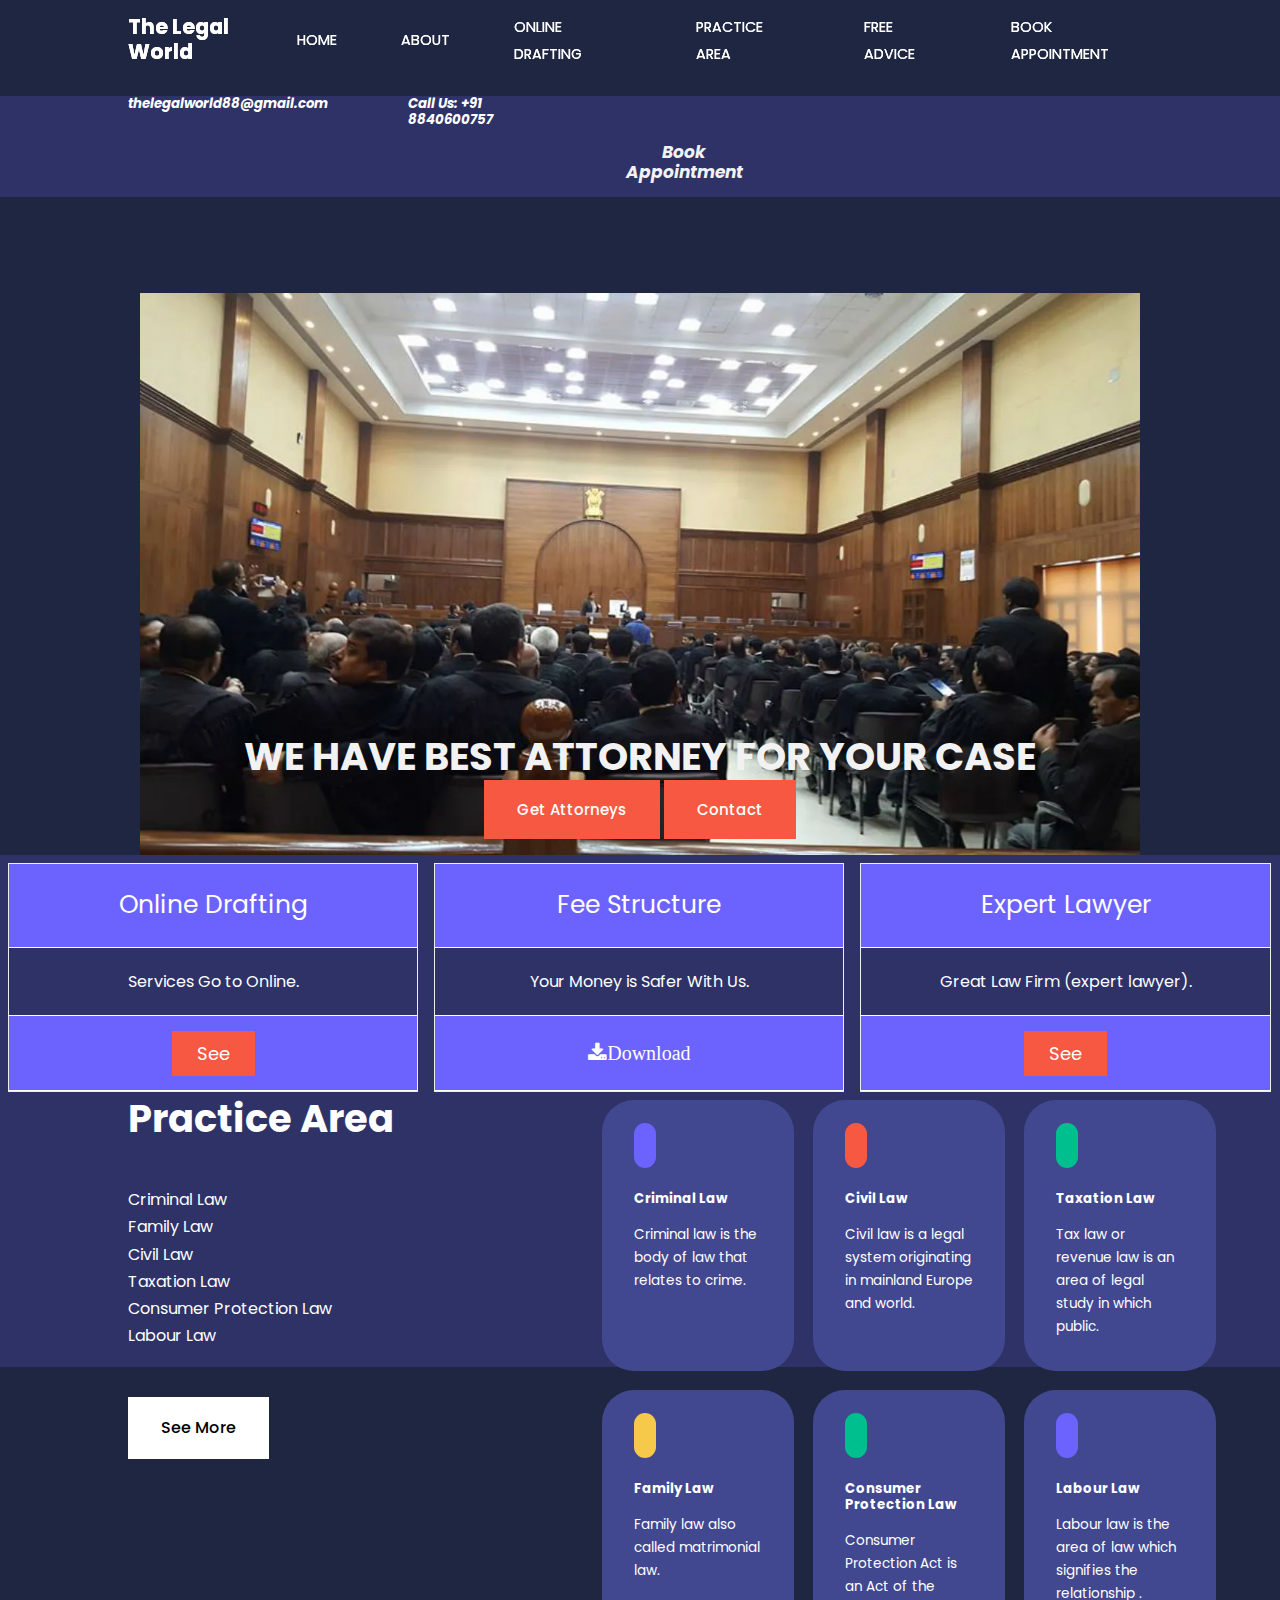
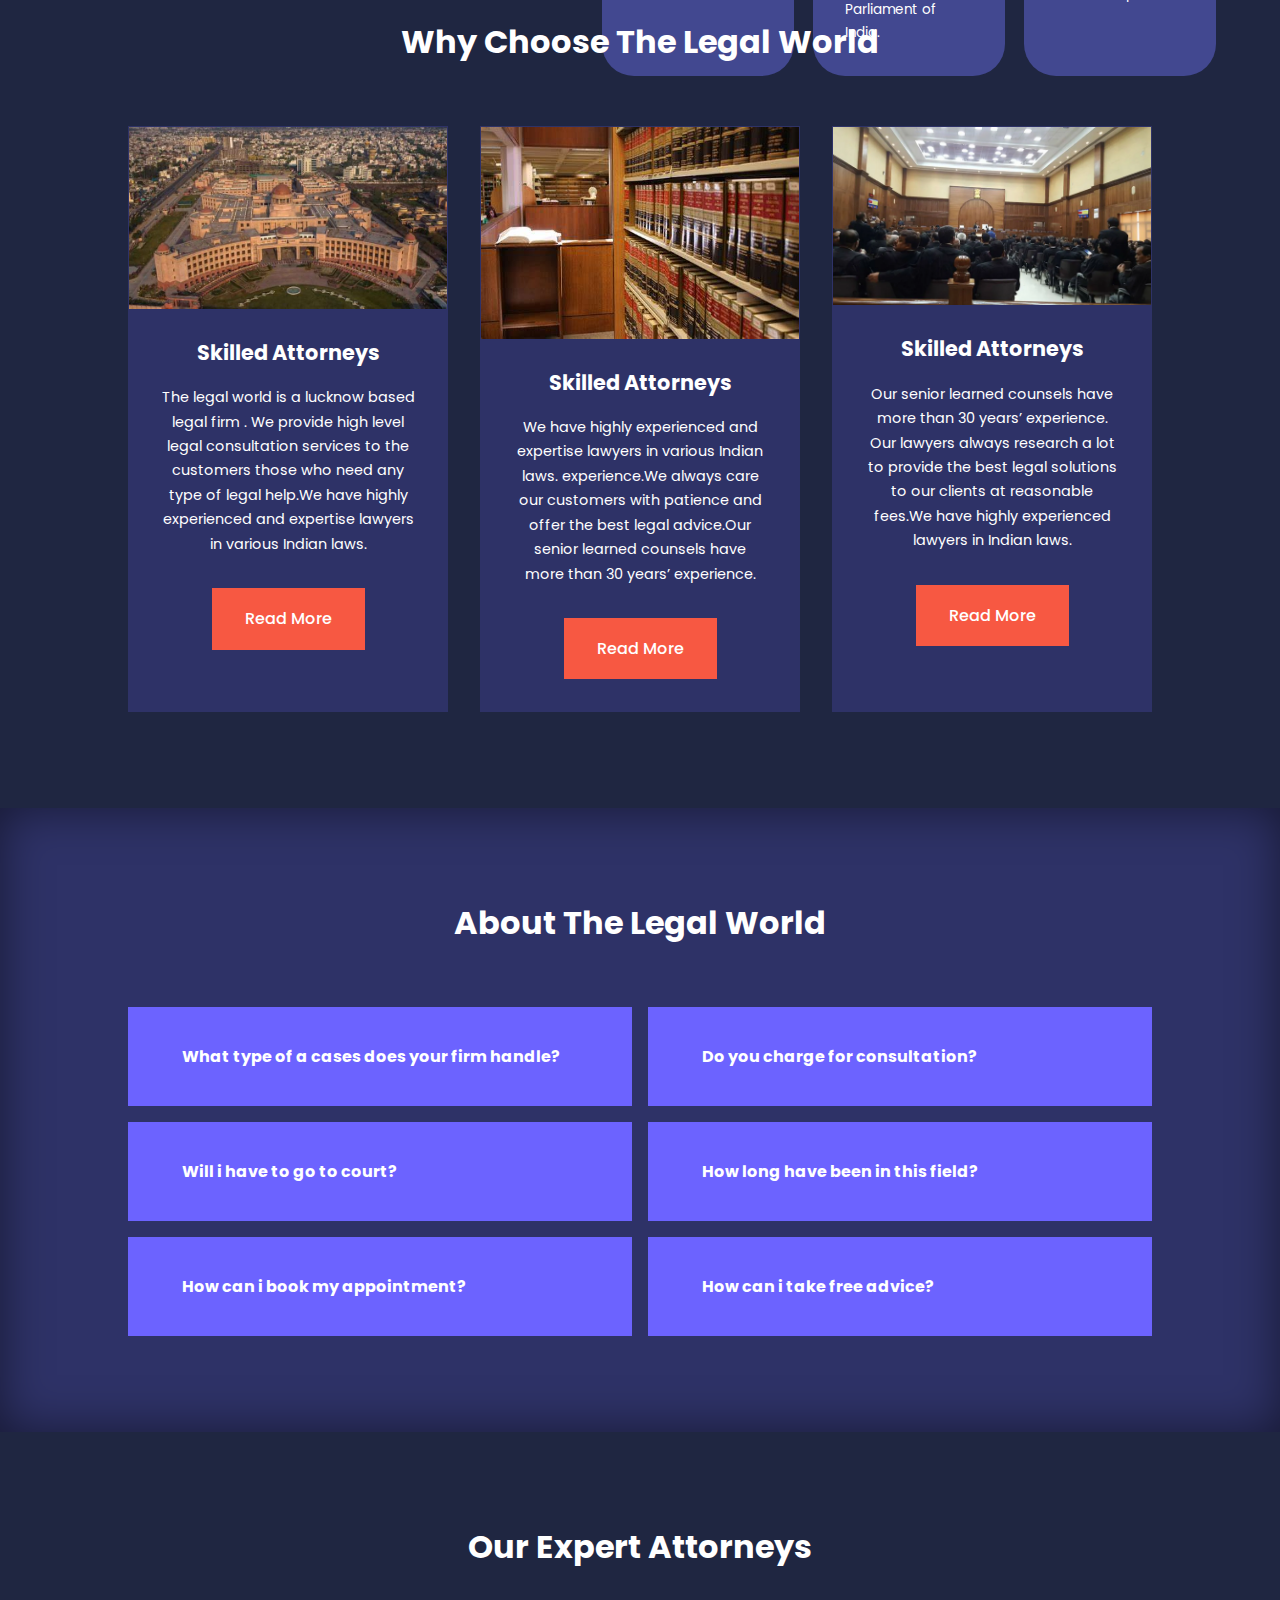
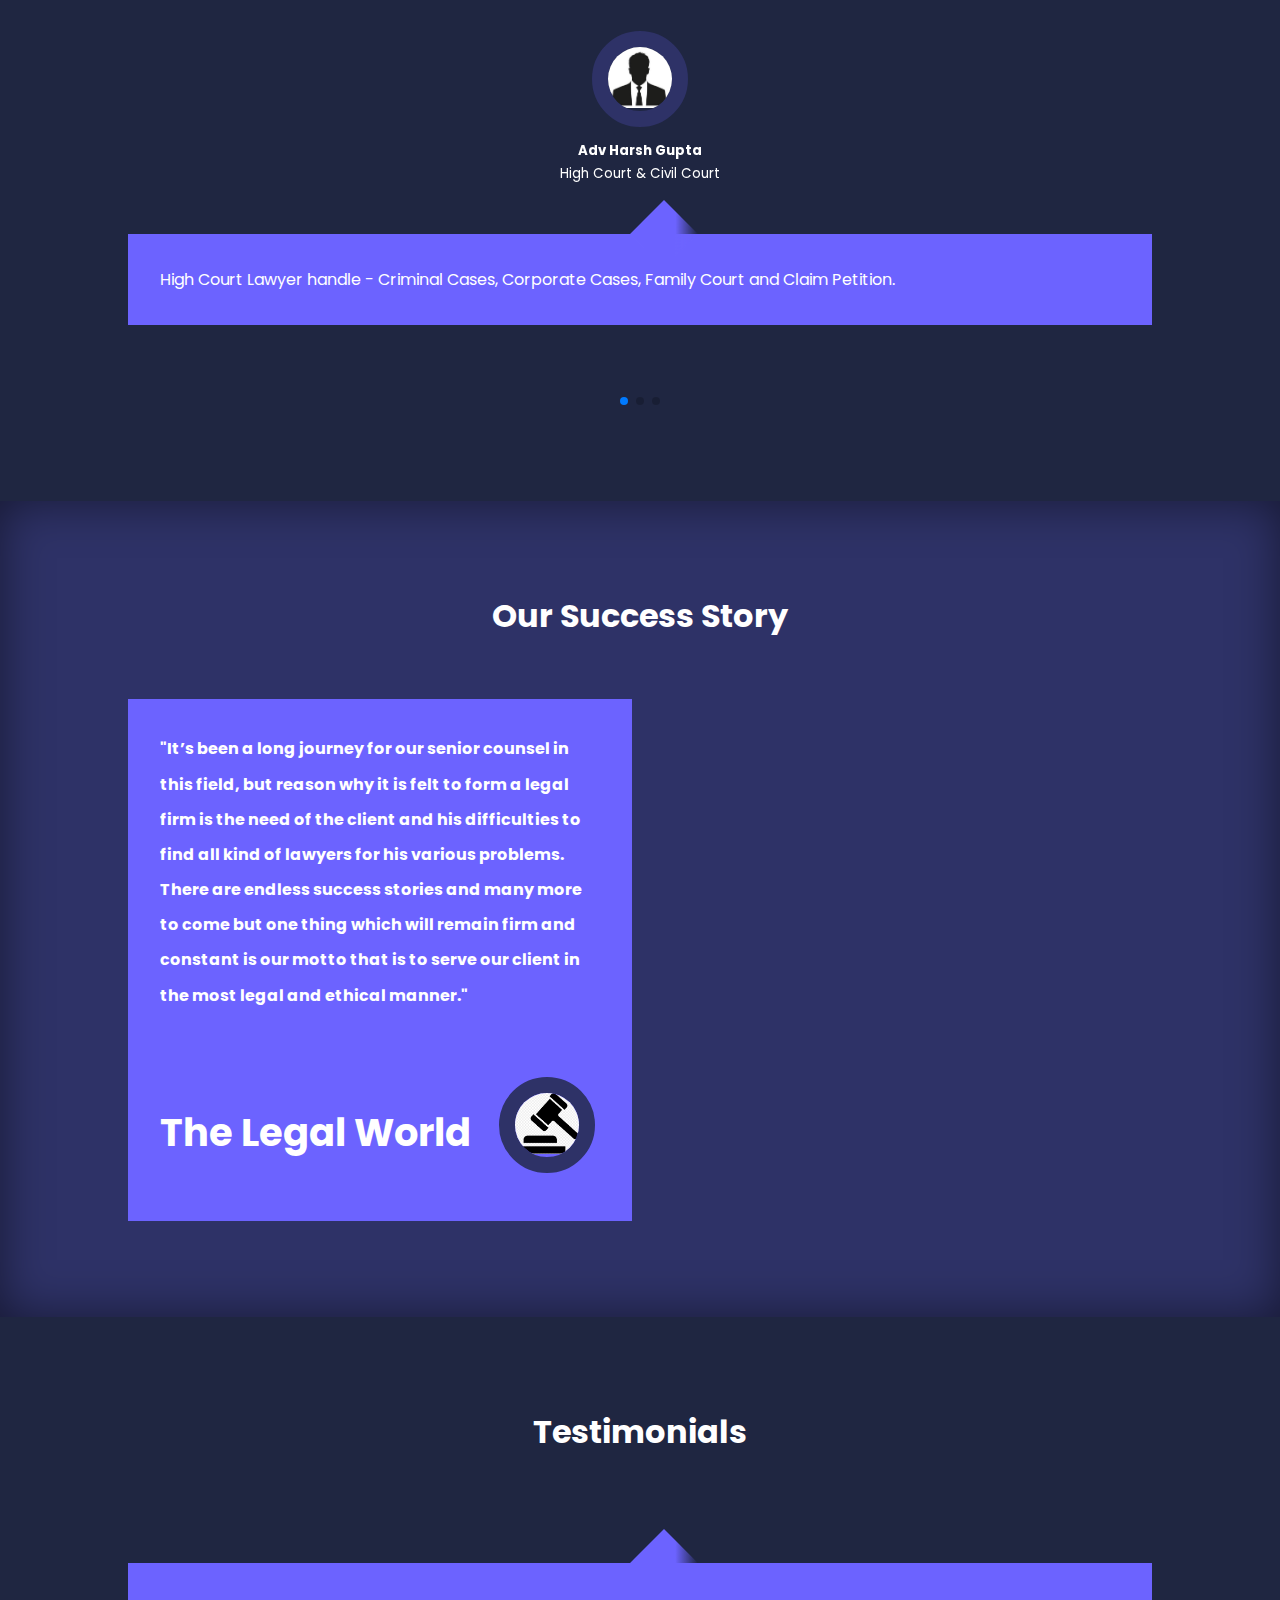
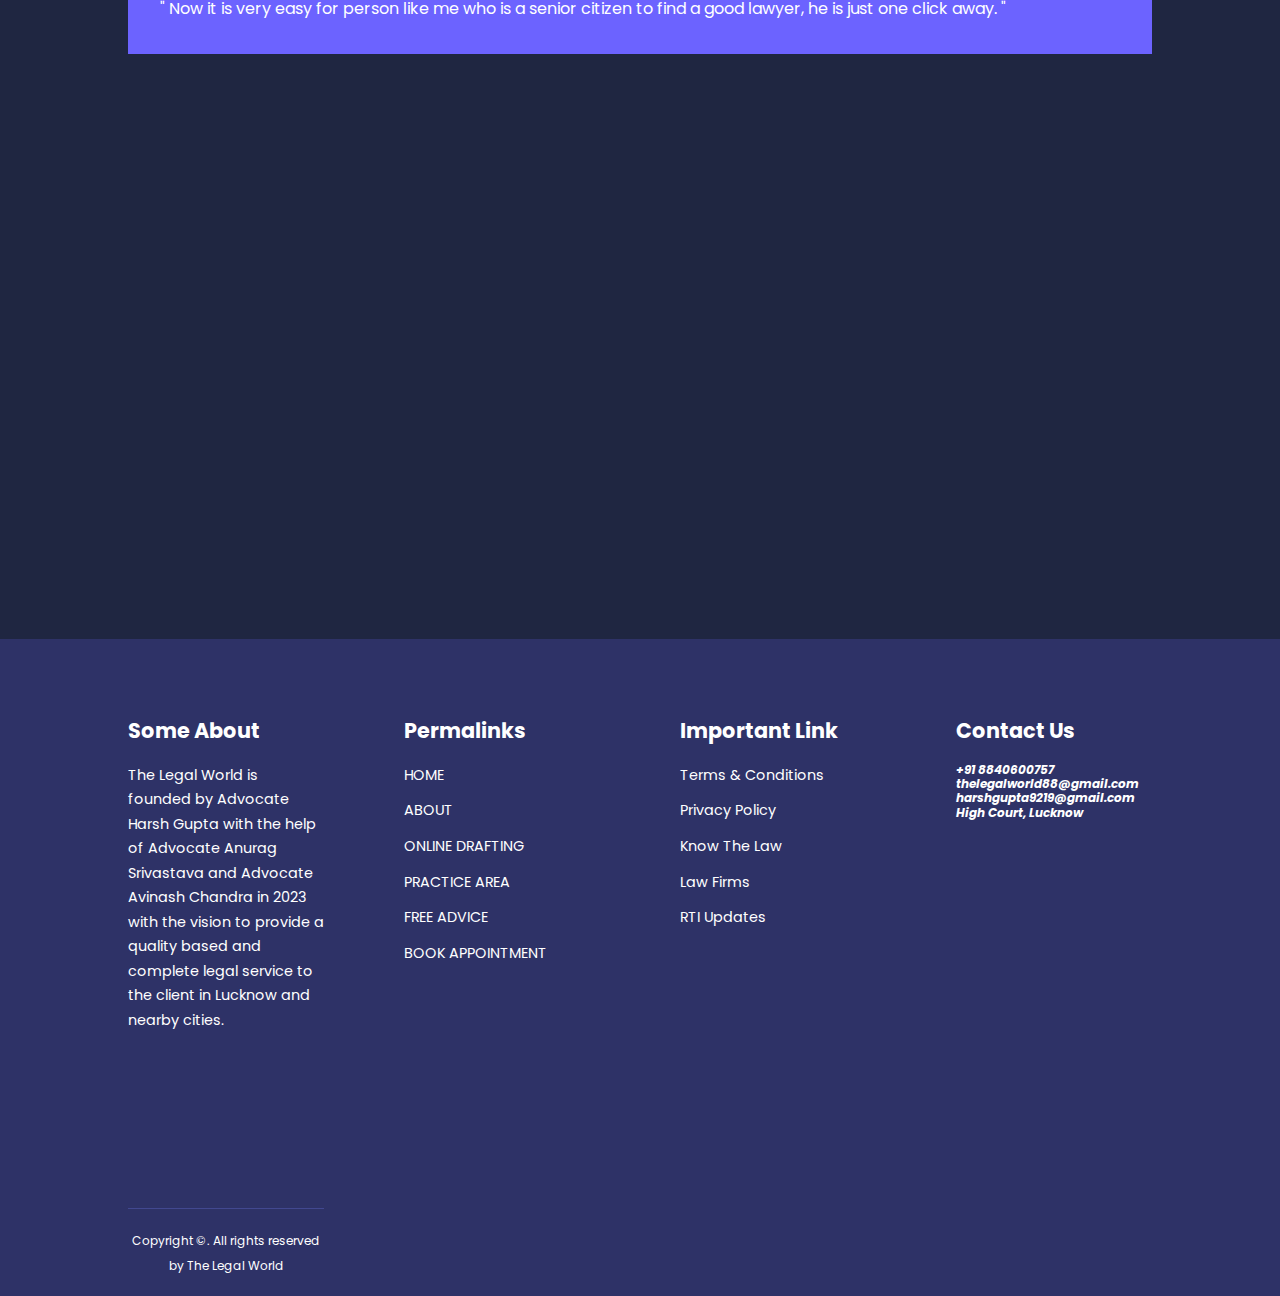
<file: index.html>
<!DOCTYPE html>
<html>
<head>
<meta name="viewport" content="width=device-width, initial-scale=1">

<section>
    <style>
    body {margin:0;}
    
    .navbar {
      overflow: hidden;
      background-color:  #2e3267;
      position: none;
      top: 0;
      width: 100%;
    }
    
    .navbar a {
      float: left;
      display: block;
      color: #f2f2f2;
      text-align: center;
      padding: 14px 16px;
      text-decoration: none;
      font-size: 17px;
    }
    
    .navbar a:hover {
      background: #ddd;
      color: black;
    }
    
    .main {
      padding: 16px;
      margin-top: 30px;
      height: 1500px; /* Used in this example to enable scrolling */
    }
    </style>
    </head>
    <body>
    
    <div class="navbar">











       
            <div class="container footer_container">
                <div class="footer_1">
                    <li>
                        <i class="uil uil-envelope">
                            <h5>thelegalworld88@gmail.com</h5>
                        </i>
    
                    </li>
    
                   
                </div>
        
                <div class="footer_2">
                    <li>
                        <i class="uil uil-phone-times">
                            <h5>Call Us: +91 8840600757</h5>
                        </i>
                    </li>
                
                </div>
                   


                    <ul class="footer_socials">

                        <li>

                            <h5>                        
                                <a href="book appointment.html"><i class="uil uil-users-alt">Book Appointment</i></a>
                            </h5>
                        </i>
    
                    </li>




                        <li>
                            <a href="https://www.facebook.com/profile.php?id=61551953876375&mibextid=ZbWKwL"><i class="uil uil-facebook-f"></i></a>
                        </li>
                        <li>
                            <a href="https://www.instagram.com/thelegalworld88/"><i class="uil uil-instagram-alt"></i></a>
                        </li>
                        <li>
                            <a href="https://twitter.com/ThelegalWorld88"><i class="uil uil-twitter"></i></a>
                        </li>
                        <li>
                            <a href="https://www.linkedin.com/in/thelegal-world-b86683293"><i class="uil uil-linkedin-alt"></i></a>
                        </li>
        
                    </ul>
                    
        </div>
    </div>
    
    </section>

</body>
</html>





















<!DOCTYPE html>
<html lang="en">
<head>
    <meta charset="UTF-8">
    <meta http-equive="X-UA-Compatible" content="IE=edges">
    <meta name="viewport" content="width=device-width, initial-scale=1.0">
    <title>The Legal World</title>

    <link rel="stylesheet" href="https://unicons.iconscout.com/release/v2.1.6/css/unicons.css">

    <link rel="preconnect" href="https://fonts.googleapis.com">
    <link rel="preconnect" href="https://fonts.gstatic.com" crossorigin>
    <link href="https://fonts.googleapis.com/css2?family=Montserrat:wght@300;400;500;600;700;800;900&family=Poppins:wght@500&display=swap" rel="stylesheet">

<!------------------------------------------------------------------------------>
<link rel="stylesheet" href="https://cdn.jsdelivr.net/npm/swiper@10/swiper-bundle.min.css"/>





    <link rel="stylesheet" href="./css/style.css">

</head>



















<!DOCTYPE html>
<html>
<head>
<meta name="viewport" content="width=device-width, initial-scale=1">
<style>
* {box-sizing: border-box}
body {font-family: Verdana, sans-serif; margin:0}
.mySlides {display: none}
img {vertical-align: middle;}

/* Slideshow container */
.slideshow-container {
  max-width: 1000px;
  position: relative;
  margin: auto;
}

/* Next & previous buttons */
.prev, .next {
  cursor: pointer;
  position: absolute;
  top: 50%;
  width: auto;
  padding: 16px;
  margin-top: -22px;
  color: white;
  font-weight: bold;
  font-size: 18px;
  transition: 0.6s ease;
  border-radius: 0 3px 3px 0;
  user-select: none;
}

/* Position the "next button" to the right */
.next {
  right: 0;
  border-radius: 3px 0 0 3px;
}

/* On hover, add a black background color with a little bit see-through */
.prev:hover, .next:hover {
  background-color: rgba(0,0,0,0.8);
}

/* Caption text */
.text {
  color: #f2f2f2;
  font-size: 15px;
  padding: 8px 12px;
  position: absolute;
  bottom: 8px;
  width: 100%;
  text-align: center;
}

/* Number text (1/3 etc) */
.numbertext {
  color: #f2f2f2;
  font-size: 12px;
  padding: 8px 12px;
  position: absolute;
  top: 0;
}

/* The dots/bullets/indicators */
.dot {
  cursor: pointer;
  height: 15px;
  width: 15px;
  margin: 0 2px;
  background-color: #bbb;
  border-radius: 50%;
  display: inline-block;
  transition: background-color 0.6s ease;
}

.active, .dot:hover {
  background-color: #717171;
}

/* Fading animation */
.fade {
  animation-name: fade;
  animation-duration: 1.5s;
}

@keyframes fade {
  from {opacity: .4} 
  to {opacity: 1}
}

/* On smaller screens, decrease text size */
@media only screen and (max-width: 300px) {
  .prev, .next,.text {font-size: 11px}
}
</style>
</head>
<body>

    
   


<div class="slideshow-container">

  
       
      

<div class="mySlides fade">
  
  <img src="image/room.webp" style="width:100%">
  <div class="text">
            <div class="header_left">
                <h1> WE HAVE BEST ATTORNEY FOR YOUR CASE</h1>
                <a href="practice area.html" class="btn btn-primary">Get Attorneys</a>
                <a href="book appointment.html" class="btn btn-primary">Contact</a>
            </div>



  </div>
</div>

<div class="mySlides fade">
  
  <img src="image/high court.jpg" style="width:100%">
  <div class="text">
    <div class="header_left">
        <h1> WE HAVE BEST ATTORNEY FOR YOUR CASE</h1>
        <a href="practice area.html" class="btn btn-primary">Get Attorneys</a>
        <a href="book appointment.html" class="btn btn-primary">Contact</a>
</div>
  </div>
</div>

<div class="mySlides fade">
  <img src="image/123.jpg"> 
  <div class="text">
    <div class="header_left">
        <h1> WE HAVE BEST ATTORNEY FOR YOUR CASE</h1>
        <a href="practice area.html" class="btn btn-primary">Get Attorneys</a>
        <a href="book appointment.html" class="btn btn-primary">Contact</a>
   </div>



  </div>
</div>


</div>



<style>
* {
  box-sizing: border-box;
}

.columns {
  float: left;
  width: 33.3%;
  padding: 8px;
}

.price {
  list-style-type: none;
  border: 1px solid #eee;
  margin: 0;
  padding: 0;
  -webkit-transition: 0.3s;
  transition: 0.3s;
}

.price:hover {
  box-shadow: 0 8px 12px 0 rgba(0,0,0,0.2)
}

.price .header {
  background-color: #6c63ff;
  color: white;
  font-size: 25px;
}

.price li {
  border-bottom: 1px solid #fff;
  padding: 20px;
  text-align: center;
}

.price .grey {
  background-color: #6c63ff;
  font-size: 20px;
}

.button {
  background-color: #f75842;
  border: none;
  color: white;
  padding: 10px 25px;
  text-align: center;
  text-decoration: none;
  font-size: 18px;
}

@media only screen and (max-width: 600px) {
  .columns {
    width: 100%;
  }
}
</style>
</head>
<body>

<div class="columns">
  <ul class="price">
    <li class="header">Online Drafting</li>
    <li>Services Go to Online.</li>
    
    <li class="grey"><a href="online drafting.html" class="button">See</a></li>
  </ul>
</div>

<div class="columns">
  <ul class="price">
    <li class="header" style="background-color:#6c63ff">Fee Structure</li>

    <li>Your Money is Safer With Us.</li>
    
    <li class="grey"><a href="./fee_Structure.pdf" download='mobile'><i class="fa fa-download">Download</button></i>
        </a></li>
  </ul>
</div>

<div class="columns">
  <ul class="price">
    <li class="header">Expert Lawyer</li>
   
    <li>Great Law Firm (expert lawyer).</li>
    
    <li class="grey"><a href="practice area.html" class="button">See</a></li>
  </ul>
</div>

















            

<script>
    var swiper = new Swiper(".mySwiper", {
      spaceBetween: 30,
      centeredSlides: true,
      autoplay: {
        delay: 2500,
        disableOnInteraction: false,
      },
      pagination: {
        el: ".swiper-pagination",
        clickable: true,
      },
      navigation: {
        nextEl: ".swiper-button-next",
        prevEl: ".swiper-button-prev",
      },
    });
  </script>

<script>
    var slideIndex = 0;
    carousel();

    function carousel() {
    var i;
    var x = document.getElementsByClassName("mySlides");
    for (i = 0; i < x.length; i++) {
    x[i].style.display = "none";
    }
   slideIndex++;
   if (slideIndex > x.length) {slideIndex = 1}
   x[slideIndex-1].style.display = "block";
   setTimeout(carousel, 2000); // Change image every 2 seconds
   }
</script>





</body>
</html> 



    <!DOCTYPE html>
<html lang="en">
<head>
    <meta charset="UTF-8">
    <meta http-equive="X-UA-Compatible" content="IE=edges">
    <meta name="viewport" content="width=device-width, initial-scale=1.0">
    <title>The Legal World</title>

    <link rel="stylesheet" href="https://unicons.iconscout.com/release/v2.1.6/css/unicons.css">

    <link rel="preconnect" href="https://fonts.googleapis.com">
    <link rel="preconnect" href="https://fonts.gstatic.com" crossorigin>
    <link href="https://fonts.googleapis.com/css2?family=Montserrat:wght@300;400;500;600;700;800;900&family=Poppins:wght@500&display=swap" rel="stylesheet">

<!------------------------------------------------------------------------------>
<link rel="stylesheet" href="https://cdn.jsdelivr.net/npm/swiper@10/swiper-bundle.min.css"/>





    <link rel="stylesheet" href="./css/style.css">
</head>


<!DOCTYPE html>
<html>
<head>
<meta name="viewport" content="width=device-width, initial-scale=1">
<link rel="stylesheet" href="https://cdnjs.cloudflare.com/ajax/libs/font-awesome/4.7.0/css/font-awesome.min.css">
<style>
body {margin:0;font-family:Arial}

.topnav {
  overflow: hidden;
  background-color: #333;
}

.topnav a {
  float: left;
  display: block;
  color: #f2f2f2;
  text-align: center;
  padding: 14px 16px;
  text-decoration: none;
  font-size: 17px;
}

.active {
  background-color: #04AA6D;
  color: white;
}

.topnav .icon {
  display: none;
}

.dropdown {
  float: left;
  overflow: hidden;
}

.dropdown .dropbtn {
  font-size: 17px;    
  border: none;
  outline: none;
  color: white;
  padding: 14px 16px;
  background-color: inherit;
  font-family: inherit;
  margin: 0;
}

.dropdown-content {
  display: none;
  position: absolute;
  background-color: #f9f9f9;
  min-width: 160px;
  box-shadow: 0px 8px 16px 0px rgba(0,0,0,0.2);
  z-index: 1;
}

.dropdown-content a {
  float: none;
  color: black;
  padding: 12px 16px;
  text-decoration: none;
  display: block;
  text-align: left;
}

.topnav a:hover, .dropdown:hover .dropbtn {
  background-color: #555;
  color: white;
}

.dropdown-content a:hover {
  background-color: #ddd;
  color: black;
}

.dropdown:hover .dropdown-content {
  display: block;
}

@media screen and (max-width: 600px) {
  .topnav a:not(:first-child), .dropdown .dropbtn {
    display: none;
  }
  .topnav a.icon {
    float: right;
    display: block;
  }
}

@media screen and (max-width: 600px) {
  .topnav.responsive {position: relative;}
  .topnav.responsive .icon {
    position: absolute;
    right: 0;
    top: 0;
  }
  .topnav.responsive a {
    float: none;
    display: block;
    text-align: left;
  }
  .topnav.responsive .dropdown {float: none;}
  .topnav.responsive .dropdown-content {position: relative;}
  .topnav.responsive .dropdown .dropbtn {
    display: block;
    width: 100%;
    text-align: left;
  }
}
</style>
</head>
<body>


  
    
    




<script>
function myFunction() {
  var x = document.getElementById("myTopnav");
  if (x.className === "topnav") {
    x.className += " responsive";
  } else {
    x.className = "topnav";
  }
}
</script>

</body>
</html>































































        

    <nav>
        <div class="container nav_container">
            <a href="index.html"><h4>The Legal World 
            </h4></a>


           

            <ul class="nav_menu">
                <li><a href="index.html">HOME</a></li>
                <li><a href="about.html">ABOUT</a></li>
                <li><a href="online drafting.html">ONLINE DRAFTING</a></li>
                <li><a href="practice area.html">PRACTICE AREA</a></li>
                <li><a href="free advice.html">FREE ADVICE</a></li>
                <li><a href="book appointment.html">BOOK APPOINTMENT</a></li>
            </ul>
           
        </div>
    </nav>










    <section class="categories">
        <div class="container categories_container">
            <div class="categories_left">
                <h1> Practice Area</h1>
                <p>
                    <li> Criminal Law</li>
                    <li> Family Law</li>
                    <li> Civil Law</li>
                    <li> Taxation Law</li>
                    <li> Consumer Protection Law</li>
                    <li> Labour Law</li>
                </p>
                <a href="#" class="btn"> See More</a>
            </div>
            <div class="categories_right">
                <article class="category">
                    <spam class="category_icon"><i class="uil uil-user-circle"></i></spam>
                    <h5>Criminal Law</h5>
                    <p>
                        Criminal law is the body of law that relates to crime. 
                    </p>
                </article>



                <article class="category">
                    <spam class="category_icon"><i class="uil uil-user-circle"></i></spam>
                    <h5>Civil Law</h5>
                    <p>
                        Civil law is a legal system originating in mainland Europe and world.
                    </p>
                </article>


                <article class="category">
                    <spam class="category_icon"><i class="uil uil-user-circle"></i></spam>
                    <h5>Taxation Law</h5>
                    <p>
                        Tax law or revenue law is an area of legal study in which public. 
                    </p>
                </article>




                <article class="category">
                    <spam class="category_icon"><i class="uil uil-user-circle"></i></spam>
                    <h5>Family Law</h5>
                    <p>
                        Family law also called matrimonial law.
                    </p>
                </article>




                <article class="category">
                    <spam class="category_icon"><i class="uil uil-user-circle"></i></spam>
                    <h5>Consumer Protection Law</h5>
                    <p>
                        Consumer Protection Act is an Act of the Parliament of India.
    
                    </p>
                </article>




                <article class="category">
                    <spam class="category_icon"><i class="uil uil-user-circle"></i></spam>
                    <h5>Labour Law</h5>
                    <p>
                        Labour law is the area of law which signifies the relationship .
                    </p>
                </article>




            </div>
        </div>
    </section>




    <section class="courses">
        <h2> Why Choose The Legal World</h2>
        <div class="container courses_container">
            <article class="course">
                <div class="course_image">
                    <img src="./image/high court.jpg">
                </div>
                <div class="course_info">
                    <h4> Skilled Attorneys</h4>
                
                    <p>The legal world is a lucknow based legal firm . We provide high level legal consultation services to the customers those who need any type of legal help.We have highly experienced and expertise lawyers in various Indian laws.</p>
                    <a href="free advice.html" class="btn btn-primary">Read More  </a>
                </div>
            </article>

            <article class="course">
                <div class="course_image">
                    <img src="./image/OIP.jpeg">
                </div>
                <div class="course_info">
                    <h4>Skilled Attorneys</h4>
                    <p>We have highly experienced and expertise lawyers in various Indian laws. experience.We always care our customers with patience and offer the best legal advice.Our senior learned counsels have more than 30 years’ experience.</p>


                    <a href="free advice.html" class="btn btn-primary">Read More

                    </a>
                </div>
                
                
               
            </article>


            <article class="course">
                <div class="course_image">
                    <img src="./image/room.webp">
                </div>
                <div class="course_info">
                    <h4>Skilled Attorneys</h4>
                    <p>Our senior learned counsels have more than 30 years’ experience. Our lawyers always research a lot to provide the best legal solutions to our clients at reasonable fees.We have highly experienced lawyers in Indian laws.

                    </p>
                    <a href="free advice.html" class="btn btn-primary">Read More

                    </a>
                

                </div>
                
                
            </article>

        </div>
    </section>



    <section class="faqs">
        <h2>About The Legal World</h2>
        <div class="container faqs_container">
            <article class="faq">
                <div class="faq_icon"><i class="uil uil-plus"></i></div>
                <div class="question_answer">
                    <h4>What type of a cases does your firm handle?</h4>
                    <p>
                        Our areas of practice include Criminal law, bail, civil law, family disputes etc.
                    </p>
                </div>

            </article>

            <article class="faq ">
                <div class="faq_icon"><i class="uil uil-plus"></i></div>
                <div class="question_answer">
                    <h4>Do you charge for consultation?</h4>
                    <p>
                        Yes the consultation fees is Rs 500/- (non-adjustable)
             
                    </p>
                </div>

            </article>

            <article class="faq">
                <div class="faq_icon"><i class="uil uil-plus"></i></div>
                <div class="question_answer">
                    <h4>Will i have to go to court?</h4>
                    <p>
                        You will not necessarily have to go to court. Except in the case where it is needed according to law.
                    </p>
                </div>

            </article>

            <article class="faq">
                <div class="faq_icon"><i class="uil uil-plus"></i></div>
                <div class="question_answer">
                    <h4>How long have been in this field?</h4>
                    <p>
                        Our senior counsel Mr. J P Srivastava has a vast experience in this field .he has been in practice since 1985. Our other lawyers are experienced too and have been in practice for more than 6 years in law
                
                    </p>
                </div>

            </article>

            <article class="faq">
                <div class="faq_icon"><i class="uil uil-plus"></i></div>
                <div class="question_answer">
                    <h4>How can i book my appointment?</h4>
                    <p>
                        Go to the homepage of the site click on the Book Appointment icon, fill the necessary details and submit our staff will give you a date for appointment.
                
                    </p>
                </div>

            </article>

            <article class="faq">
                <div class="faq_icon"><i class="uil uil-plus"></i></div>
                <div class="question_answer">
                    <h4>How can i take free advice?</h4>
                    <p>
                        Go to the homepage of the site click on the Free Advice icon, fill the necessary details and ask your question in the space provided, our expert will give their opinion in 24 hrs.
                    </p>
                </div>

            </article>


        </div>
    </section>





    <section class="container testimonials_container mySwiper">
        <h2> Our Expert Attorneys</h2>
        <div class="swiper-wrapper">
            <article class="testimonials swiper-slide">
                <div class="avatar">
                    <img src="./image/unkn.jpg">
                </div>
                <div class="testimonial_info">
                    <h5>Adv Harsh Gupta</h5>
                    <small> High Court & Civil Court</small>
                </div>
                <div class="testimonial_body">
                    <p>
                        High Court Lawyer handle - Criminal Cases, Corporate Cases, Family Court and Claim Petition. 
                    </p>
                </div>
            </article> 


            <article class="testimonials swiper-slide">
                <div class="avatar">
                    <img src="./image/unkn.jpg">
                </div>
                <div class="testimonial_info">
                    <h5>Adv J.P. Srivastava</h5>
                    <small> Senior Council</small>
                </div>
                <div class="testimonial_body">
                    <p>
                        High Court Lawyer and Civil Court handle - Criminal Cases, Lower Court ,Corporate Cases etc. 
                    </p>
                </div>
            </article>



            <article class="testimonials swiper-slide">
                <div class="avatar">
                    <img src="./image/unkn.jpg">
                </div>
                <div class="testimonial_info">
                    <h5>Adv Anurag Srivastava</h5>
                    <small> Senior Council</small>
                </div>
                <div class="testimonial_body">
                    <p>
                        High Court and Civil Court Lawyer handle - Criminal Cases, Civil Cases, Lower Court etc.
                    </p>
                </div>
            </article>



            <article class="testimonials swiper-slide">
                <div class="avatar">
                    <img src="./image/unkn.jpg">
                </div>
                <div class="testimonial_info">
                    <h5>Adv Avinash Chandra</h5>
                    <small> Civil Court</small>
                </div>
                <div class="testimonial_body">
                    <p>
                        Civil Court Lawyer handle Criminal Cases.
                    </p>
                </div>
            </article>



            <article class="testimonials swiper-slide">
                <div class="avatar">
                    <img src="./image/unkn.jpg">
                </div>
                <div class="testimonial_info">
                    <h5>Adv Madhur Bharti</h5>
                    <small> GST and Income Tax</small>
                </div>
                <div class="testimonial_body">
                    <p>
                        Civil Court Lawyer handle matter of GST and Income Tax cases.
                    </p>
                </div>
            </article>




            <article class="testimonials swiper-slide">
                <div class="avatar">
                    <img src="./image/unkn.jpg">
                </div>
                <div class="testimonial_info">
                    <h5>Adv Ashu Yadav</h5>
                    <small> Junior Council</small>
                </div>
                <div class="testimonial_body">
                    <p>
                        Civil Court Lawyer handle WILL Registration as a Junior Council.
                    </p>
                </div>
            </article>



            <article class="testimonials swiper-slide">
                <div class="avatar">
                    <img src="./image/unkn.jpg">
                </div>
                <div class="testimonial_info">
                    <h5>Adv Arun Gupta</h5>
                    <small> NI ACT</small>
                </div>
                <div class="testimonial_body">
                    <p>
                        Civil Court Lawyer handle NI ACT cases.
                    </p>
                </div>
            </article>



            <article class="testimonials swiper-slide">
                <div class="avatar">
                    <img src="./image/unkn.jpg">
                </div>
                <div class="testimonial_info">
                    <h5> Adv Abhishek Tripathi</h5>
                    <small> Junior Council</small>
                </div>
                <div class="testimonial_body">
                    <p>
                        Civil Court Lawyer working as a junior council. 
                    </p>
                </div>
            </article>

            <article class="testimonials swiper-slide">
                <div class="avatar">
                    <img src="./image/unkn.jpg">
                </div>
                <div class="testimonial_info">
                    <h5>Adv Jantri 
                    </h5>
                    <small> Family Court</small>
                </div>
                <div class="testimonial_body">
                    <p>
                        Civil Court and Family Court Lawyer working as a junior council. 
                    </p>
                </div>
            </article>



        </div>
        <div class="swiper-pagination"></div>
    </section>



<!-----------------------------------------OUR SUCCESS STORY------------------------------------>



<section class="faqs">
    <h2>Our Success Story</h2>
    <div class="container faqs_container">
        <article class="faq">
                <h4>
                    "It’s been a long journey for our senior counsel in this field, but reason why it is felt to form a legal firm is the need of the client and his difficulties to find all kind of lawyers for his various problems. There are endless success stories and many more to come but one thing which will remain firm and constant is our motto that is to serve our client in the most legal and ethical manner."
                </h4>
                
            </div>
        </article>

        </div>

        <div class="container faqs_container">
            <article class="faq">
                    <h1>
                        The Legal World
                    </h1>
                    <div class="avatar">
                        <img src="./image/logo 3d.jpg">
                    </div>
                    
                </div>
            </section>




            <!--------------------------------------------testimonials------------------------------>

<section class="container testimonials_container mySwiper">
    <h2> Testimonials</h2>
    <div class="swiper-wrapper">
        <article class="testimonials swiper-slide">
            
            <div class="testimonial_info">
                
            </div>
            <div class="testimonial_body">
                <p>
                    " Now it is very easy for person like me who is a senior citizen to find a good lawyer, he is just one click away. "
                </p>
            </div>
        </article> 


        <article class="testimonials swiper-slide">
           
            <div class="testimonial_info">
                
            </div>
            <div class="testimonial_body">
                <p>
                    " The whole experience was so much easier on us because of them, they are professional yet friendly."
                </p>
            </div>
        </article>


        <article class="testimonials swiper-slide">
           
            <div class="testimonial_info">
                
            </div>
            <div class="testimonial_body">
                <p>
                    " The whole experience was so much easier on us because of them, they are professional yet friendly."

                </p>
            </div>
        </article>






    </section>


                


            
            
    
    













    


    <iframe src="https://www.google.com/maps/embed?pb=!1m18!1m12!1m3!1d3559.0150421310213!2d81.00902347507429!3d26.871263176671878!2m3!1f0!2f0!3f0!3m2!1i1024!2i768!4f13.1!3m3!1m2!1s0x399be2dd108aa913%3A0xb35ae5f92f7d1a2e!2sHigh%20Court%20Lucknow!5e0!3m2!1sen!2sin!4v1695664554932!5m2!1sen!2sin" width="500" height="400" style="border:0;" allowfullscreen="" loading="lazy" referrerpolicy="no-referrer-when-downgrade"></iframe></section>

    




    <!DOCTYPE html>
<html lang="en">
<head>
    <meta charset="UTF-8">
    <meta http-equive="X-UA-Compatible" content="IE=edges">
    <meta name="viewport" content="width=device-width, initial-scale=1.0">
    <title>The Legal World</title>

    <link rel="stylesheet" href="https://unicons.iconscout.com/release/v2.1.6/css/unicons.css">

    <link rel="preconnect" href="https://fonts.googleapis.com">
    <link rel="preconnect" href="https://fonts.gstatic.com" crossorigin>
    <link href="https://fonts.googleapis.com/css2?family=Montserrat:wght@300;400;500;600;700;800;900&family=Poppins:wght@500&display=swap" rel="stylesheet">

<!------------------------------------------------------------------------------>
<link rel="stylesheet" href="https://cdn.jsdelivr.net/npm/swiper@10/swiper-bundle.min.css"/>





    <link rel="stylesheet" href="./css/style.css">
</head>
<body>
    <nav>
        <div class="container nav_container">
            <a href="index.html"><h4>The Legal World</h4></a>
            <ul class="nav_menu">
                <li><a href="index.html">HOME</a></li>
                <li><a href="about.html">ABOUT</a></li>
                <li><a href="online drafting.html">ONLINE DRAFTING</a></li>
                <li><a href="practice area.html">PRACTICE AREA</a></li>
                <li><a href="free advice.html">FREE ADVICE</a></li>
                <li><a href="book appointment.html">BOOK APPOINTMENT</a></li>
            </ul>
            <button id="open-menu-btn"><i class="uil uil-bars"></i></button>
            <button id="close-menu-btn"><i class="uil uil-multiply"></i></button>

        </div>
    </nav>


    <footer>
        <div class="container footer_container">
            <div class="footer_1">
                <a href="index.html" class="footer_logo"><h4>Some About</h4></a>
                <p>
                    The Legal World is founded by Advocate Harsh Gupta with the help of Advocate Anurag Srivastava and Advocate Avinash Chandra in 2023 with the vision to provide a quality based and complete legal service to the client in Lucknow and nearby cities.

                </p>
            </div>

            <div class="footer_2">
                <h4> Permalinks</h4>
                <ul class="Permalinks">
                    <li><a href="index.html">HOME</a></li>
                <li><a href="about.html">ABOUT</a></li>
                <li><a href="online drafting.html">ONLINE DRAFTING</a></li>
                <li><a href="practice area.html">PRACTICE AREA</a></li>
                <li><a href="free advice.html">FREE ADVICE</a></li>
                <li><a href="book appointment.html">BOOK APPOINTMENT</a></li>
            

                </ul>
            
            </div>

            <div class="footer_3">
                <h4> Important Link</h4>
                <ul class="Permalinks">
                    <li><a href="#">Terms & Conditions</a></li>
                <li><a href="#">Privacy Policy</a></li>
                <li><a href="#">Know The Law</a></li>
                <li><a href="#"></a>Law Firms</li>
                <li><a href="#">RTI Updates</a></li>
            

                </ul>
            </div>

            <div class="footer_4">
                <h4> Contact Us</h4>
                <div>
                   <li>
                    <i class="uil uil-phone-times">
                        <h5>+91 8840600757</h5>
                    </i>
                </li>
                <li>
                    <i class="uil uil-envelope">
                        <h5>thelegalworld88@gmail.com</h5>
                    </i>

                </li>

                <li>
                    <i class="uil uil-envelope">
                        <h5>harshgupta9219@gmail.com</h5>
                    </i>

                </li>

                <li>
                    <i class="uil uil-location-point">
                        <h5>High Court, Lucknow</h5>
                    </i>

                </li>
                </div>

                <ul class="footer_socials">
                    <li>
                        <a href="https://www.facebook.com/profile.php?id=61551953876375&mibextid=ZbWKwL"><i class="uil uil-facebook-f"></i></a>
                    </li>
                    <li>
                        <a href="https://www.instagram.com/thelegalworld88/"><i class="uil uil-instagram-alt"></i></a>
                    </li>
                    <li>
                        <a href="https://twitter.com/ThelegalWorld88"><i class="uil uil-twitter"></i></a>
                    </li>
                    <li>
                        <a href="https://www.linkedin.com/in/thelegal-world-b86683293"><i class="uil uil-linkedin-alt"></i></a>
                    </li>

                </ul>
            </div>

            <div class="footer_copyright">
                <small> Copyright &copy. All rights reserved by The Legal World</small>
            </div>
            









        </div>





        <script src="https://cdn.jsdelivr.net/npm/swiper@10/swiper-bundle.min.js"></script>
        <script src="./main.js"></script>


        <script>
            var swiper = new Swiper(".mySwiper", {
              spaceBetween: 30,
              centeredSlides: true,
              autoplay: {
                delay: 2500,
                disableOnInteraction: false,
              },
              pagination: {
                el: ".swiper-pagination",
                clickable: true,
              },
              navigation: {
                nextEl: ".swiper-button-next",
                prevEl: ".swiper-button-prev",
              },
            });
          </script>

          <script>
              var slideIndex = 0;
              carousel();

              function carousel() {
              var i;
              var x = document.getElementsByClassName("mySlides");
              for (i = 0; i < x.length; i++) {
              x[i].style.display = "none";
              }
             slideIndex++;
             if (slideIndex > x.length) {slideIndex = 1}
             x[slideIndex-1].style.display = "block";
             setTimeout(carousel, 2000); // Change image every 2 seconds
             }
          </script>








        
       

    </body>
</html>
</file>
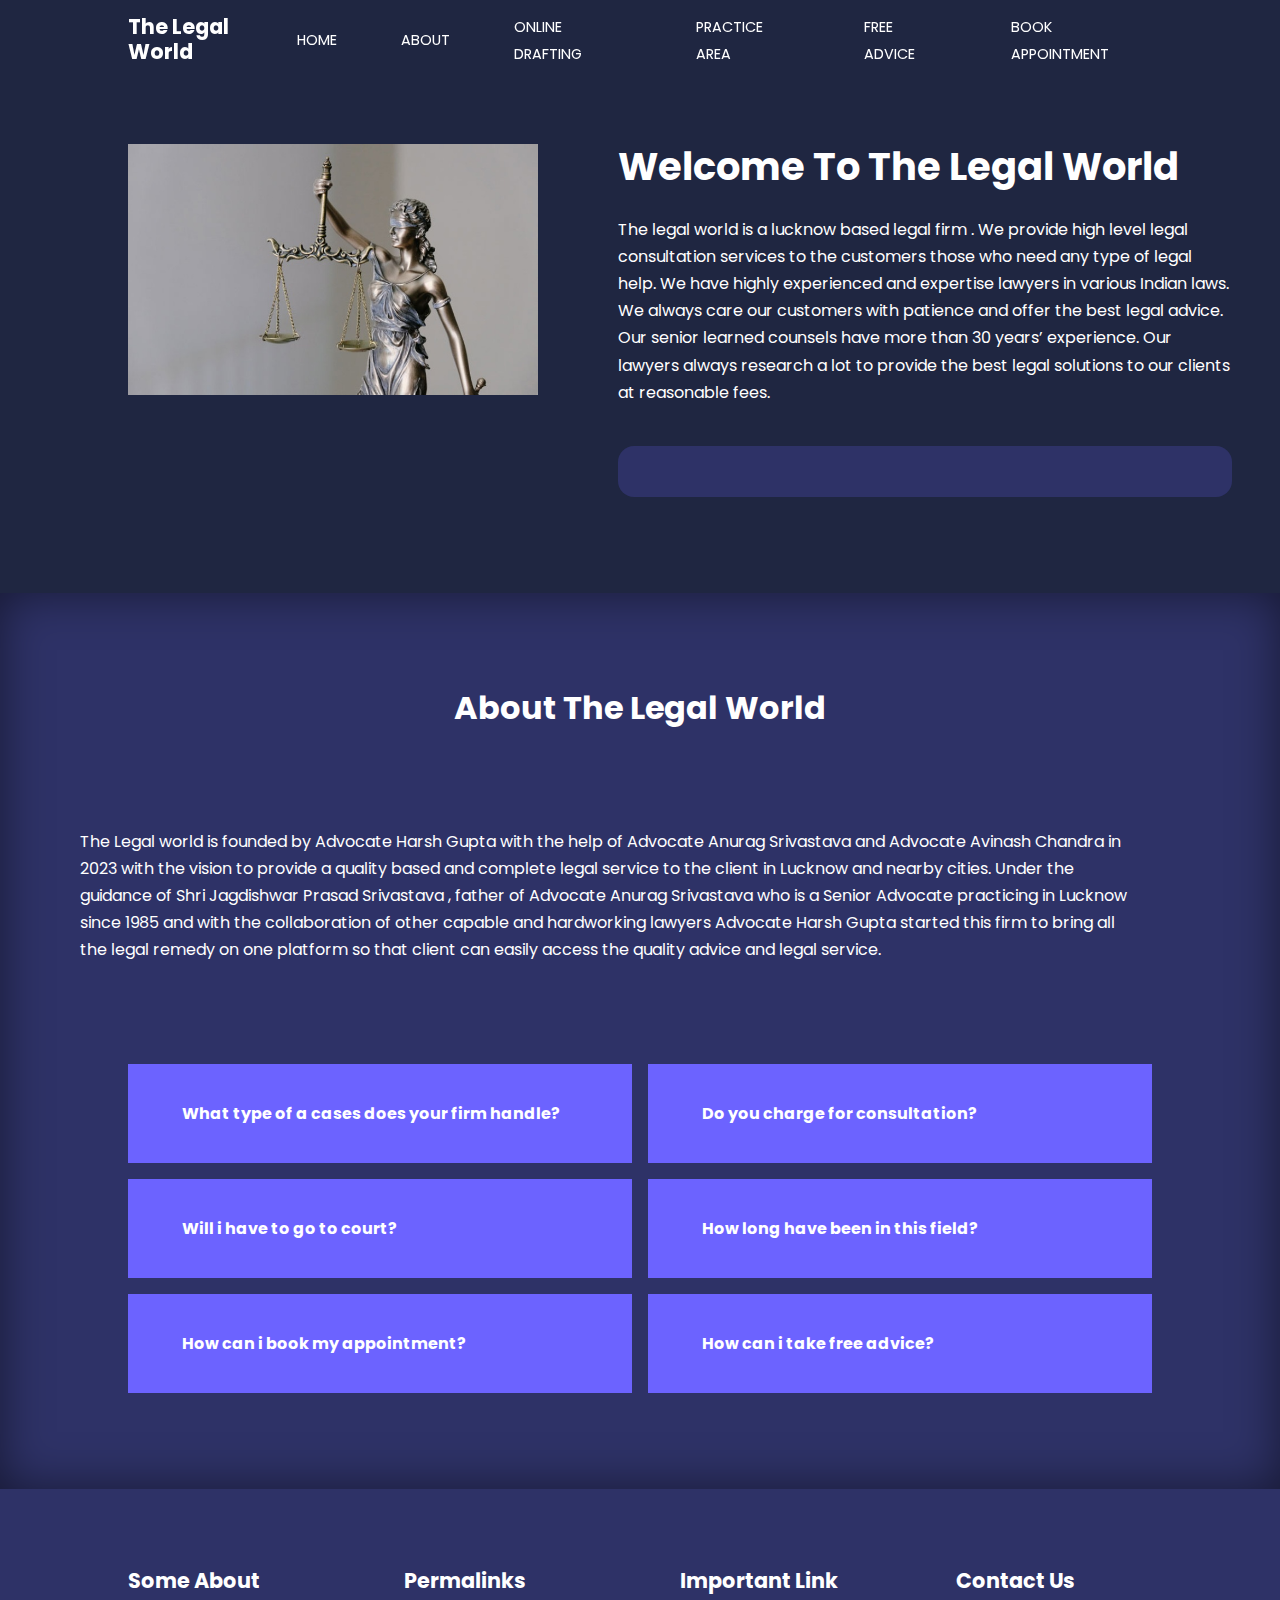
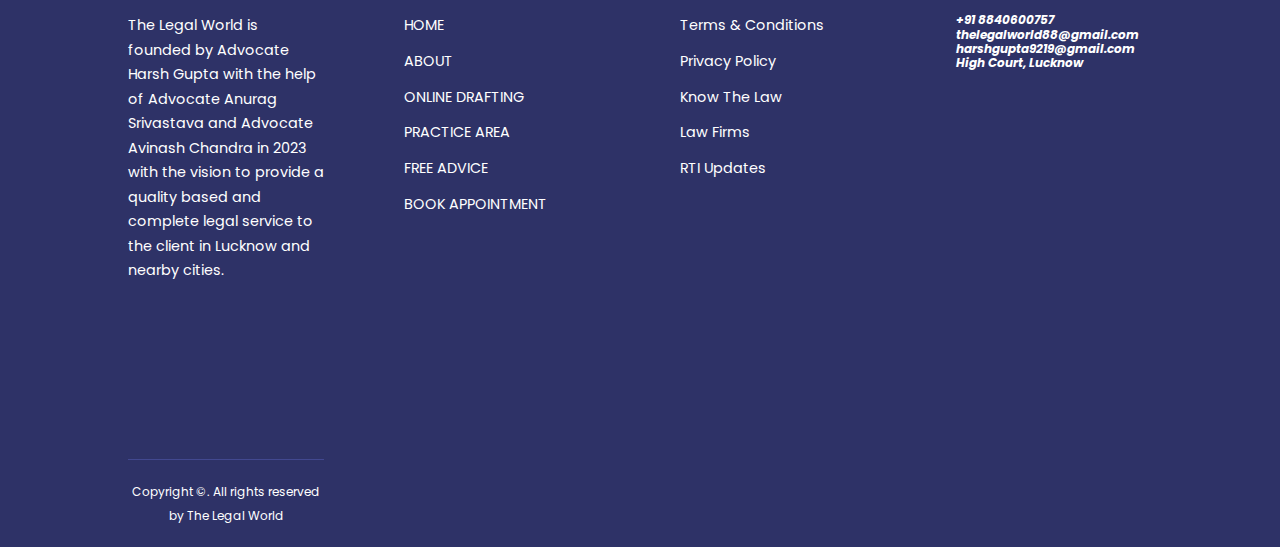
<file: about.html>
<!DOCTYPE html>
<html lang="en">
<head>
    <meta charset="UTF-8">
    <meta http-equive="X-UA-Compatible" content="IE=edges">
    <meta name="viewport" content="width=device-width, initial-scale=1.0">
    <title>The Legal World</title>

    <link rel="stylesheet" href="https://unicons.iconscout.com/release/v2.1.6/css/unicons.css">

    <link rel="preconnect" href="https://fonts.googleapis.com">
    <link rel="preconnect" href="https://fonts.gstatic.com" crossorigin>
    <link href="https://fonts.googleapis.com/css2?family=Montserrat:wght@300;400;500;600;700;800;900&family=Poppins:wght@500&display=swap" rel="stylesheet">

<!------------------------------------------------------------------------------>
<link rel="stylesheet" href="https://cdn.jsdelivr.net/npm/swiper@10/swiper-bundle.min.css"/>





    <link rel="stylesheet" href="./css/style.css">
    <link rel="stylesheet" href="./css/about.css">

    <nav>
        <div class="container nav_container">
            <a href="index.html"><h4>The Legal World</h4></a>
            <ul class="nav_menu">
                <li><a href="index.html">HOME</a></li>
                <li><a href="about.html">ABOUT</a></li>
                <li><a href="online drafting.html">ONLINE DRAFTING</a></li>
                <li><a href="practice area.html">PRACTICE AREA</a></li>
                <li><a href="free advice.html">FREE ADVICE</a></li>
                <li><a href="book appointment.html">BOOK APPOINTMENT</a></li>
            </ul>
            <button id="open-menu-btn"><i class="uil uil-bars"></i></button>
            <button id="close-menu-btn"><i class="uil uil-multiply"></i></button>

        </div>
    </nav>


    <section class="about_achievements">
        <div class="container about_achievements-container">
            <div class="about_achievements-left">
                <img src="./image/symbol.jpg">

            </div>

            <div class="about_achievements-right">
                <h1>Welcome To The Legal World</h1>
                <p>
                    The legal world is a lucknow based legal firm . We provide high level legal consultation services to the customers those who need any type of legal help. We have highly experienced and expertise lawyers in various Indian laws. We always care our customers with patience and offer the best legal advice. Our senior learned counsels have more than 30 years’ experience. Our lawyers always research a lot to provide the best legal solutions to our clients at reasonable fees.
                </p>
                <div class="achievement_cards">
                    <article class="achievement_card">
                        
                    </article>
                </div>
            </div>
        </div>
    </section>


    <section class="faqs">
        <h2>About The Legal World</h2>
        <p>
            The Legal world is founded by Advocate Harsh Gupta with the help of Advocate Anurag Srivastava and Advocate Avinash Chandra in 2023 with the vision to provide a quality based and complete legal service to the client in Lucknow and nearby cities. Under the guidance of Shri Jagdishwar Prasad Srivastava , father of Advocate Anurag Srivastava who is a Senior Advocate practicing in Lucknow since 1985 and with the collaboration of other capable and hardworking lawyers Advocate Harsh Gupta started this firm to bring all the legal remedy on one platform so that client can easily access the quality advice and legal service.
        </p>
        <div class="container faqs_container">
            <article class="faq">
                <div class="faq_icon"><i class="uil uil-plus"></i></div>
                <div class="question_answer">
                    <h4>What type of a cases does your firm handle?</h4>
                    <p>
                        Our areas of practice include Criminal law, bail, civil law, family disputes etc.
                    </p>
                </div>

            </article>

            <article class="faq ">
                <div class="faq_icon"><i class="uil uil-plus"></i></div>
                <div class="question_answer">
                    <h4>Do you charge for consultation?</h4>
                    <p>
                        Yes the consultation fees is Rs 500/- (non-adjustable)
             
                    </p>
                </div>

            </article>

            <article class="faq">
                <div class="faq_icon"><i class="uil uil-plus"></i></div>
                <div class="question_answer">
                    <h4>Will i have to go to court?</h4>
                    <p>
                        You will not necessarily have to go to court. Except in the case where it is needed according to law.
                    </p>
                </div>

            </article>

            <article class="faq">
                <div class="faq_icon"><i class="uil uil-plus"></i></div>
                <div class="question_answer">
                    <h4>How long have been in this field?</h4>
                    <p>
                        Our senior counsel Mr. J P Srivastava has a vast experience in this field .he has been in practice since 1985. Our other lawyers are experienced too and have been in practice for more than 6 years in law
                
                    </p>
                </div>

            </article>

            <article class="faq">
                <div class="faq_icon"><i class="uil uil-plus"></i></div>
                <div class="question_answer">
                    <h4>How can i book my appointment?</h4>
                    <p>
                        Go to the homepage of the site click on the Book Appointment icon, fill the necessary details and submit our staff will give you a date for appointment.
                
                    </p>
                </div>

            </article>

            <article class="faq">
                <div class="faq_icon"><i class="uil uil-plus"></i></div>
                <div class="question_answer">
                    <h4>How can i take free advice?</h4>
                    <p>
                        Go to the homepage of the site click on the Free Advice icon, fill the necessary details and ask your question in the space provided, our expert will give their opinion in 24 hrs.
                    </p>
                </div>

            </article>


        </div>
    </section>















<footer>
    <div class="container footer_container">
        <div class="footer_1">
            <a href="index.html" class="footer_logo"><h4>Some About</h4></a>
            <p>
                The Legal World is founded by Advocate Harsh Gupta with the help of Advocate Anurag Srivastava and Advocate Avinash Chandra in 2023 with the vision to provide a quality based and complete legal service to the client in Lucknow and nearby cities.

            </p>
        </div>

        <div class="footer_2">
            <h4> Permalinks</h4>
            <ul class="Permalinks">
                <li><a href="index.html">HOME</a></li>
            <li><a href="about.html">ABOUT</a></li>
            <li><a href="online drafting.html">ONLINE DRAFTING</a></li>
            <li><a href="practice area.html">PRACTICE AREA</a></li>
            <li><a href="free advice.html">FREE ADVICE</a></li>
            <li><a href="book appointment.html">BOOK APPOINTMENT</a></li>
        

            </ul>
        
        </div>

        <div class="footer_3">
            <h4> Important Link</h4>
            <ul class="Permalinks">
                <li><a href="#">Terms & Conditions</a></li>
            <li><a href="#">Privacy Policy</a></li>
            <li><a href="#">Know The Law</a></li>
            <li><a href="#"></a>Law Firms</li>
            <li><a href="#">RTI Updates</a></li>
        

            </ul>
        </div>

        <div class="footer_4">
            <h4> Contact Us</h4>
            <div>
                <li>
                    <i class="uil uil-phone-times">
                        <h5>+91 8840600757</h5>
                    </i>
                </li>
                <li>
                    <i class="uil uil-envelope">
                        <h5>thelegalworld88@gmail.com</h5>
                    </i>

                </li>

                <li>
                    <i class="uil uil-envelope">
                        <h5>harshgupta9219@gmail.com</h5>
                    </i>

                </li>

                <li>
                    <i class="uil uil-location-point">
                        <h5>High Court, Lucknow</h5>
                    </i>

                </li>
            </div>

            <ul class="footer_socials">
                <li>
                    <a href="https://www.facebook.com/profile.php?id=61551953876375&mibextid=ZbWKwL"><i class="uil uil-facebook-f"></i></a>
                </li>
                <li>
                    <a href="https://www.instagram.com/thelegalworld88/"><i class="uil uil-instagram-alt"></i></a>
                </li>
                <li>
                    <a href="https://twitter.com/ThelegalWorld88"><i class="uil uil-twitter"></i></a>
                </li>
                <li>
                    <a href="https://www.linkedin.com/in/thelegal-world-b86683293"><i class="uil uil-linkedin-alt"></i></a>
                </li>
            </ul>
        </div>

        <div class="footer_copyright">
            <small> Copyright &copy. All rights reserved by The Legal World</small>
        </div>
        









    </div>

    <script src="https://cdn.jsdelivr.net/npm/swiper@10/swiper-bundle.min.js"></script>
    <script src="./main.js"></script>


    <script>
        var swiper = new Swiper(".mySwiper", {
          spaceBetween: 30,
          centeredSlides: true,
          autoplay: {
            delay: 2500,
            disableOnInteraction: false,
          },
          pagination: {
            el: ".swiper-pagination",
            clickable: true,
          },
          navigation: {
            nextEl: ".swiper-button-next",
            prevEl: ".swiper-button-prev",
          },
        });
      </script>

      <script>
          var slideIndex = 0;
          carousel();

          function carousel() {
          var i;
          var x = document.getElementsByClassName("mySlides");
          for (i = 0; i < x.length; i++) {
          x[i].style.display = "none";
          }
         slideIndex++;
         if (slideIndex > x.length) {slideIndex = 1}
         x[slideIndex-1].style.display = "block";
         setTimeout(carousel, 2000); // Change image every 2 seconds
         }
      </script>








    
   

</body>
</html>
</file>
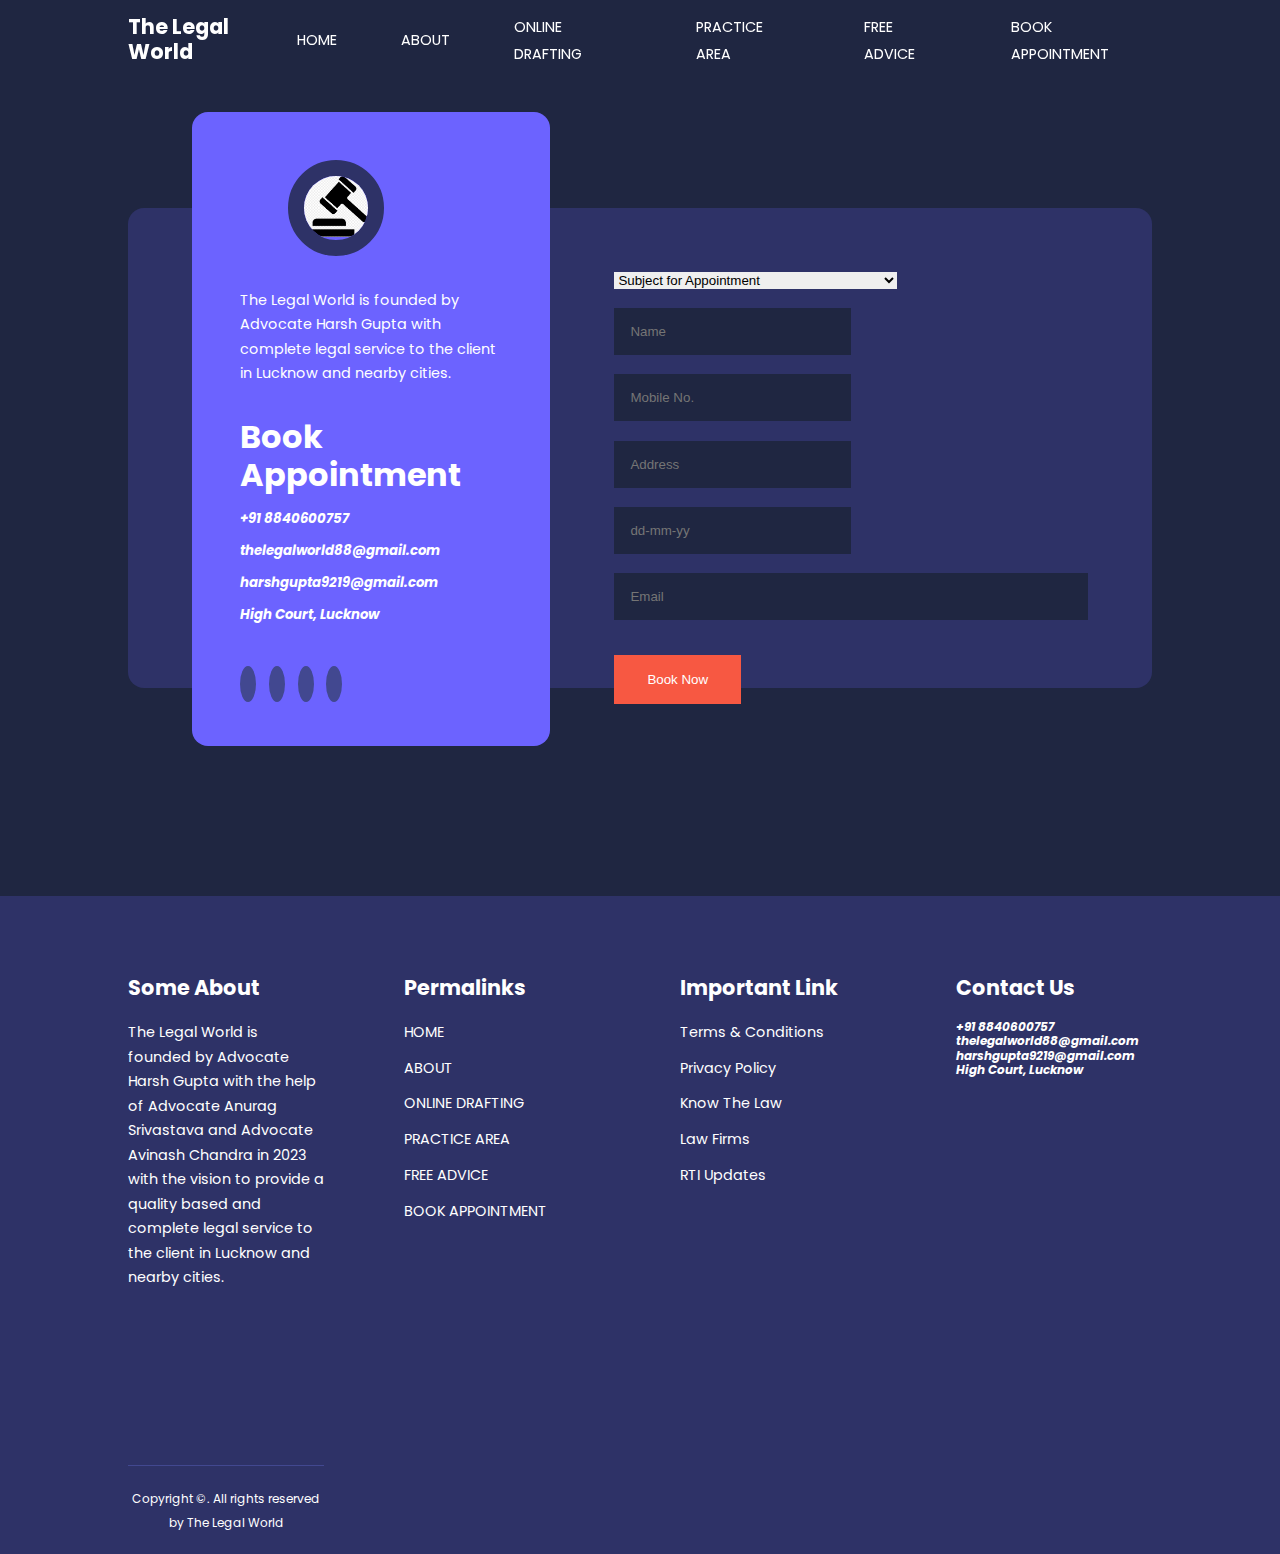
<file: book appointment.html>
<!DOCTYPE html>
<html lang="en">
<head>
    <meta charset="UTF-8">
    <meta http-equive="X-UA-Compatible" content="IE=edges">
    <meta name="viewport" content="width=device-width, initial-scale=1.0">
    <title>The Legal World</title>

    <link rel="stylesheet" href="https://unicons.iconscout.com/release/v2.1.6/css/unicons.css">

    <link rel="preconnect" href="https://fonts.googleapis.com">
    <link rel="preconnect" href="https://fonts.gstatic.com" crossorigin>
    <link href="https://fonts.googleapis.com/css2?family=Montserrat:wght@300;400;500;600;700;800;900&family=Poppins:wght@500&display=swap" rel="stylesheet">

<!------------------------------------------------------------------------------>
<link rel="stylesheet" href="https://cdn.jsdelivr.net/npm/swiper@10/swiper-bundle.min.css"/>





    <link rel="stylesheet" href="./css/style.css">

    <nav>
        <div class="container nav_container">
            <a href="index.html"><h4>The Legal World</h4></a>
            <ul class="nav_menu">
                <li><a href="index.html">HOME</a></li>
                <li><a href="about.html">ABOUT</a></li>
                <li><a href="online drafting.html">ONLINE DRAFTING</a></li>
                <li><a href="practice area.html">PRACTICE AREA</a></li>
                <li><a href="free advice.html">FREE ADVICE</a></li>
                <li><a href="book appointment.html">BOOK APPOINTMENT</a></li>
            </ul>
            <button id="open-menu-btn"><i class="uil uil-bars"></i></button>
            <button id="close-menu-btn"><i class="uil uil-multiply"></i></button>

        </div>
    </nav>



    <script src="https://cdn.jsdelivr.net/npm/swiper@10/swiper-bundle.min.js"></script>
    <script src="./main.js"></script>


    <script>
        var swiper = new Swiper(".mySwiper", {
          spaceBetween: 30,
          centeredSlides: true,
          autoplay: {
            delay: 2500,
            disableOnInteraction: false,
          },
          pagination: {
            el: ".swiper-pagination",
            clickable: true,
          },
          navigation: {
            nextEl: ".swiper-button-next",
            prevEl: ".swiper-button-prev",
          },
        });
      </script>

      <script>
          var slideIndex = 0;
          carousel();

          function carousel() {
          var i;
          var x = document.getElementsByClassName("mySlides");
          for (i = 0; i < x.length; i++) {
          x[i].style.display = "none";
          }
         slideIndex++;
         if (slideIndex > x.length) {slideIndex = 1}
         x[slideIndex-1].style.display = "block";
         setTimeout(carousel, 2000); // Change image every 2 seconds
         }
      </script>








    
   

</body>
</html>



<!DOCTYPE html>
<html lang="en">
<head>
    <meta charset="UTF-8">
    <meta http-equive="X-UA-Compatible" content="IE=edges">
    <meta name="viewport" content="width=device-width, initial-scale=1.0">
    <title>The Legal World</title>

    <link rel="stylesheet" href="https://unicons.iconscout.com/release/v2.1.6/css/unicons.css">

    <link rel="preconnect" href="https://fonts.googleapis.com">
    <link rel="preconnect" href="https://fonts.gstatic.com" crossorigin>
    <link href="https://fonts.googleapis.com/css2?family=Montserrat:wght@300;400;500;600;700;800;900&family=Poppins:wght@500&display=swap" rel="stylesheet">

<!------------------------------------------------------------------------------>
<link rel="stylesheet" href="https://cdn.jsdelivr.net/npm/swiper@10/swiper-bundle.min.css"/>





    <link rel="stylesheet" href="./css/style.css">
    <link rel="stylesheet" href="./css/free advice.css">














    <section class="Contact">
        <div class="container contact_container">
            
            <aside class="contact_aside">
                <div class="aside_image">
                    <div class="avatar">
                        <img src="./image/logo 3d.jpg">
                    </div>
                
                    
    
                </div>
                <p>
                    The Legal World is founded by Advocate Harsh Gupta with complete legal service to the client in Lucknow and nearby cities.
                </p>
                
                <h2>Book Appointment</h2>
                <ul class="contact_details">
                    <li>
                        <i class="uil uil-phone-times">
                            <h5>+91 8840600757</h5>
                        </i>
                    </li>
                    <li>
                        <i class="uil uil-envelope">
                            <h5>thelegalworld88@gmail.com</h5>
                        </i>

                    </li>

                    <li>
                        <i class="uil uil-envelope">
                            <h5>harshgupta9219@gmail.com</h5>
                        </i>
    
                    </li>
    

                    <li>
                        <i class="uil uil-location-point">
                            <h5>High Court, Lucknow</h5>
                        </i>

                    </li>

                </ul>
                <ul class="contact_socials">
                    <li><a href="https://www.instagram.com/thelegalworld88/"target="black"><i class="uil uil-instagram-alt"></i></a></li>
                    <li><a href="https://www.facebook.com/profile.php?id=61551953876375&mibextid=ZbWKwL"target="black"><i class="uil uil-facebook-f"></i></a></li>
                    <li><a href="https://www.linkedin.com/in/thelegal-world-b86683293"target="black"><i class="uil uil-linkedin-alt"></i></a></li>
                    <li><a href="https://twitter.com/ThelegalWorld88"><i class="uil uil-twitter"></i></a></li>


                </ul>
            </aside>

            <form action="https://formspree.io/f/mjvqpkbp"method="POST" class="contact_form">
                <div class="form_name">
                    <select id="query">
     
                        <option value="Select releated query">Subject for Appointment</option>
    
                       <option value="GST Registration">GST Registration</option>
                       <option value="Income Tax Filling">Income Tax Filling</option>
                       <option value="Shop and Establishment
                        (Labor)Registration">Shop and Establishment
                        (Labor)Registration</option>
                       <option value="FSSAI Registration">FSSAI Registration</option>
                       <option value="Society Registration">Society Registration</option>
                       <option value="Civil Case">Civil Case</option>
                       <option value="Criminal Cases">Criminal Cases</option>
                       <option value="Family Court">Family Court</option>
                       <option value="Writs">Writs</option>
                       <option value="Consumer Court">Consumer Court</option>
                       <option value="RTI">RTI</option>
                       <option value="Bail">Bail</option>
                       <option value="Property and Contract Registration">Property and Contract Registration</option>
                       <option value="Will Registration">Will Registration</option>
                       <option value="Labour Court">Labour Court</option>
                       <option value="NI Act">NI Act</option>
                       <option value="Miscellaneous">Miscellaneous</option>
                    </select>



                </div>

                <input type="text" name="Enter Your Name" placeholder="Name" required>


                <input type="text" name="Enter Your Valid Mobile No." placeholder="Mobile No." required>
                <input type="text" name="Enter Your Email" placeholder="Address" required>
                <input type="text" name="Enter Your Valid Mobile No." placeholder="dd-mm-yy" required>


                <input type="email" name="Enter Your Valid Mobile No." placeholder="Email" required>

                <button type="submit" class="btn btn-primary">Book Now</button>
            </form>

        </div>
    </section>












    <footer>
        <div class="container footer_container">
            <div class="footer_1">
                <a href="index.html" class="footer_logo"><h4>Some About</h4></a>
                <p>
                    The Legal World is founded by Advocate Harsh Gupta with the help of Advocate Anurag Srivastava and Advocate Avinash Chandra in 2023 with the vision to provide a quality based and complete legal service to the client in Lucknow and nearby cities.

                </p>
            </div>

            <div class="footer_2">
                <h4> Permalinks</h4>
                <ul class="Permalinks">
                    <li><a href="index.html">HOME</a></li>
                <li><a href="about.html">ABOUT</a></li>
                <li><a href="online drafting.html">ONLINE DRAFTING</a></li>
                <li><a href="practice area.html">PRACTICE AREA</a></li>
                <li><a href="free advice.html">FREE ADVICE</a></li>
                <li><a href="book appointment.html">BOOK APPOINTMENT</a></li>
            

                </ul>
            
            </div>

            <div class="footer_3">
                <h4> Important Link</h4>
                <ul class="Permalinks">
                    <li><a href="#">Terms & Conditions</a></li>
                <li><a href="#">Privacy Policy</a></li>
                <li><a href="#">Know The Law</a></li>
                <li><a href="#"></a>Law Firms</li>
                <li><a href="#">RTI Updates</a></li>
            

                </ul>
            </div>

            <div class="footer_4">
                <h4> Contact Us</h4>
                <div>
                    <li>
                        <i class="uil uil-phone-times">
                            <h5>+91 8840600757</h5>
                        </i>
                    </li>
                    <li>
                        <i class="uil uil-envelope">
                            <h5>thelegalworld88@gmail.com</h5>
                        </i>
    
                    </li>
    
                    <li>
                        <i class="uil uil-envelope">
                            <h5>harshgupta9219@gmail.com</h5>
                        </i>
    
                    </li>
    
                    <li>
                        <i class="uil uil-location-point">
                            <h5>High Court, Lucknow</h5>
                        </i>
    
                    </li>
                </div>

                <ul class="footer_socials">
                    <li>
                        <a href="https://www.facebook.com/profile.php?id=61551953876375&mibextid=ZbWKwL"><i class="uil uil-facebook-f"></i></a>
                    </li>
                    <li>
                        <a href="https://www.instagram.com/thelegalworld88/"><i class="uil uil-instagram-alt"></i></a>
                    </li>
                    <li>
                        <a href="https://twitter.com/ThelegalWorld88"><i class="uil uil-twitter"></i></a>
                    </li>
                    <li>
                        <a href="https://www.linkedin.com/in/thelegal-world-b86683293"><i class="uil uil-linkedin-alt"></i></a>
                    </li>
                </ul>
            </div>

            <div class="footer_copyright">
                <small> Copyright &copy. All rights reserved by The Legal World</small>
            </div>
            









        </div>
       

    </body>
</html>
</file>
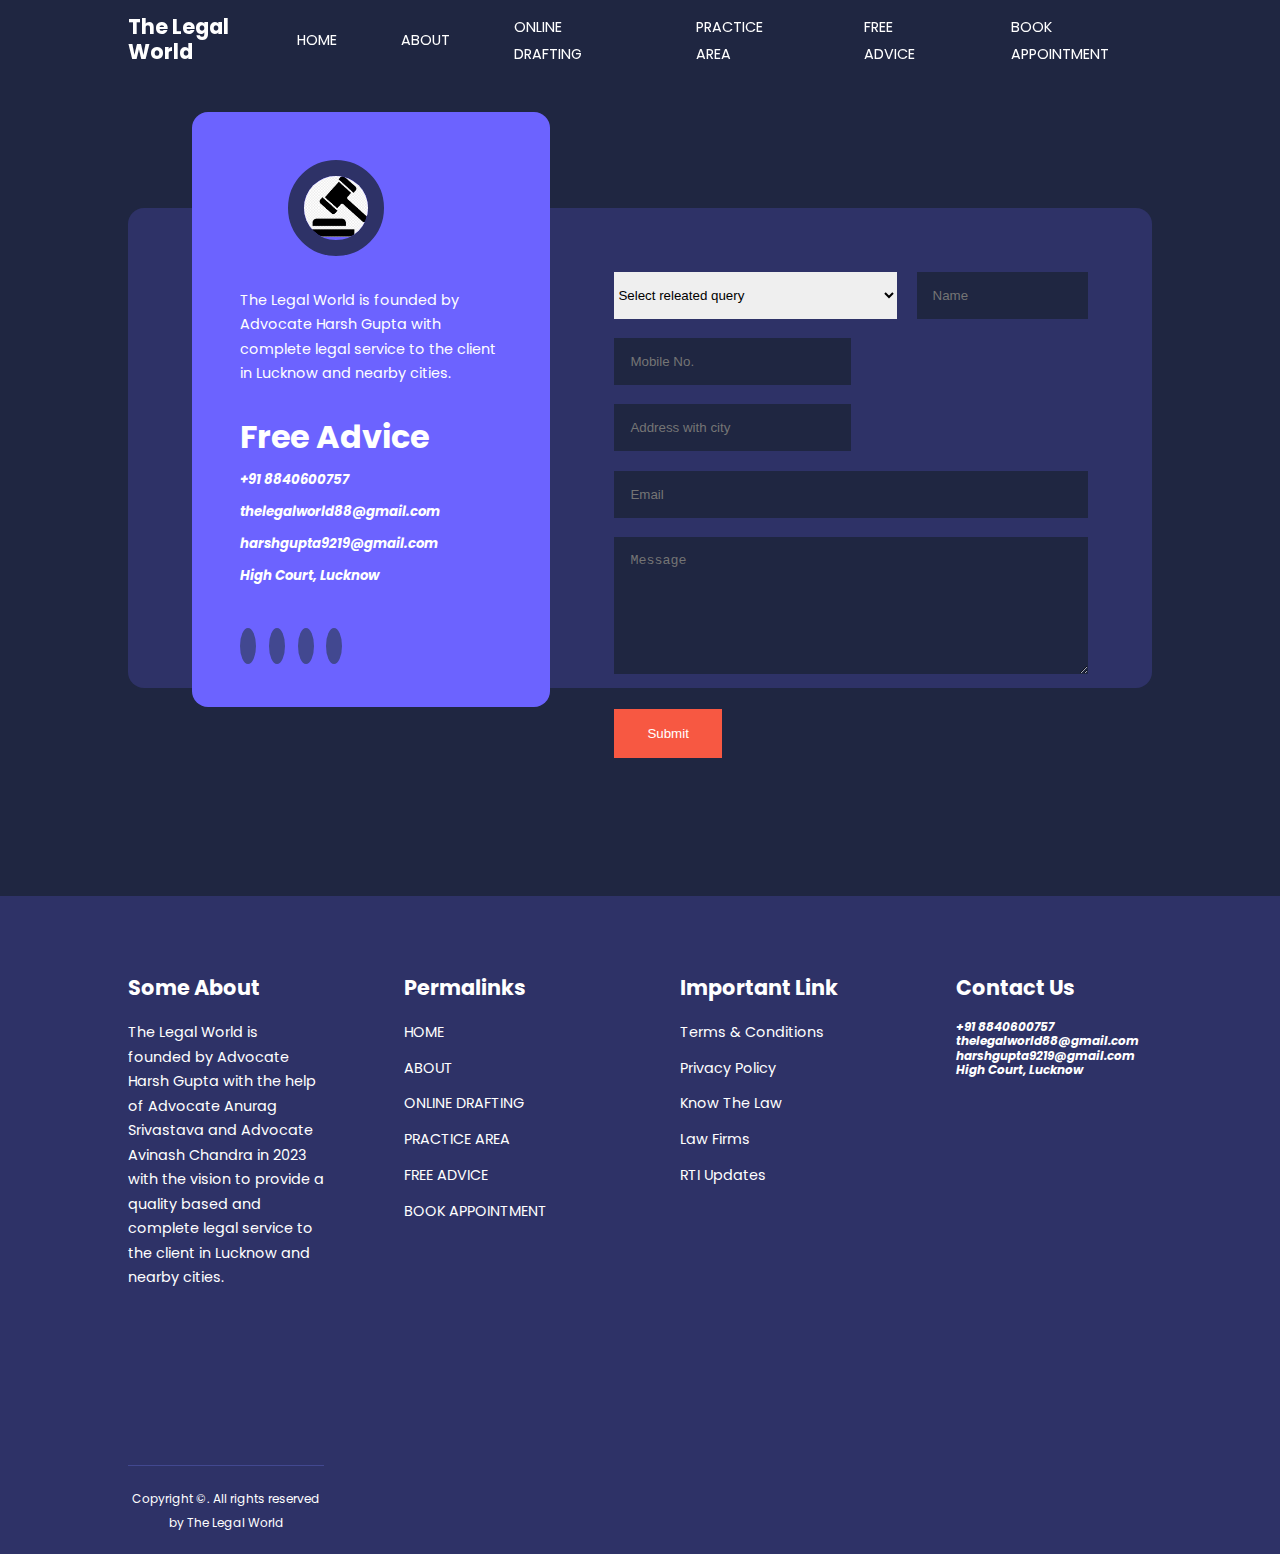
<file: free advice.html>
<!DOCTYPE html>
<html lang="en">
<head>
    <meta charset="UTF-8">
    <meta http-equive="X-UA-Compatible" content="IE=edges">
    <meta name="viewport" content="width=device-width, initial-scale=1.0">
    <title>The Legal World</title>

    <link rel="stylesheet" href="https://unicons.iconscout.com/release/v2.1.6/css/unicons.css">

    <link rel="preconnect" href="https://fonts.googleapis.com">
    <link rel="preconnect" href="https://fonts.gstatic.com" crossorigin>
    <link href="https://fonts.googleapis.com/css2?family=Montserrat:wght@300;400;500;600;700;800;900&family=Poppins:wght@500&display=swap" rel="stylesheet">

<!------------------------------------------------------------------------------>
<link rel="stylesheet" href="https://cdn.jsdelivr.net/npm/swiper@10/swiper-bundle.min.css"/>





    <link rel="stylesheet" href="./css/style.css">

    <nav>
        <div class="container nav_container">
            <a href="index.html"><h4>The Legal World</h4></a>
            <ul class="nav_menu">
                <li><a href="index.html">HOME</a></li>
                <li><a href="about.html">ABOUT</a></li>
                <li><a href="online drafting.html">ONLINE DRAFTING</a></li>
                <li><a href="practice area.html">PRACTICE AREA</a></li>
                <li><a href="free advice.html">FREE ADVICE</a></li>
                <li><a href="book appointment.html">BOOK APPOINTMENT</a></li>
            </ul>
            <button id="open-menu-btn"><i class="uil uil-bars"></i></button>
            <button id="close-menu-btn"><i class="uil uil-multiply"></i></button>

        </div>
    </nav>



    <script src="https://cdn.jsdelivr.net/npm/swiper@10/swiper-bundle.min.js"></script>
    <script src="./main.js"></script>


    <script>
        var swiper = new Swiper(".mySwiper", {
          spaceBetween: 30,
          centeredSlides: true,
          autoplay: {
            delay: 2500,
            disableOnInteraction: false,
          },
          pagination: {
            el: ".swiper-pagination",
            clickable: true,
          },
          navigation: {
            nextEl: ".swiper-button-next",
            prevEl: ".swiper-button-prev",
          },
        });
      </script>

      <script>
          var slideIndex = 0;
          carousel();

          function carousel() {
          var i;
          var x = document.getElementsByClassName("mySlides");
          for (i = 0; i < x.length; i++) {
          x[i].style.display = "none";
          }
         slideIndex++;
         if (slideIndex > x.length) {slideIndex = 1}
         x[slideIndex-1].style.display = "block";
         setTimeout(carousel, 2000); // Change image every 2 seconds
         }
      </script>








    
   

</body>
</html>



<!DOCTYPE html>
<html lang="en">
<head>
    <meta charset="UTF-8">
    <meta http-equive="X-UA-Compatible" content="IE=edges">
    <meta name="viewport" content="width=device-width, initial-scale=1.0">
    <title>The Legal World</title>

    <link rel="stylesheet" href="https://unicons.iconscout.com/release/v2.1.6/css/unicons.css">

    <link rel="preconnect" href="https://fonts.googleapis.com">
    <link rel="preconnect" href="https://fonts.gstatic.com" crossorigin>
    <link href="https://fonts.googleapis.com/css2?family=Montserrat:wght@300;400;500;600;700;800;900&family=Poppins:wght@500&display=swap" rel="stylesheet">

<!------------------------------------------------------------------------------>
<link rel="stylesheet" href="https://cdn.jsdelivr.net/npm/swiper@10/swiper-bundle.min.css"/>





    <link rel="stylesheet" href="./css/style.css">
    <link rel="stylesheet" href="./css/free advice.css">














    <section class="Contact">
        <div class="container contact_container">
            
            <aside class="contact_aside">
                <div class="aside_image">
                    <div class="avatar">
                        <img src="./image/logo 3d.jpg">
                    </div>    
                </div>
                <p>
                    The Legal World is founded by Advocate Harsh Gupta with complete legal service to the client in Lucknow and nearby cities.
                </p>
                
                <h2>Free Advice</h2>
                <ul class="contact_details">
                    <li>
                        <i class="uil uil-phone-times">
                            <h5>+91 8840600757</h5>
                        </i>
                    </li>
                    <li>
                        <i class="uil uil-envelope">
                            <h5>thelegalworld88@gmail.com</h5>
                        </i>

                    </li>

                    <li>
                        <i class="uil uil-envelope">
                            <h5>harshgupta9219@gmail.com</h5>
                        </i>
    
                    </li>
    

                    <li>
                        <i class="uil uil-location-point">
                            <h5>High Court, Lucknow</h5>
                        </i>

                    </li>

                </ul>
                <ul class="contact_socials">
                    <li><a href="https://www.instagram.com/thelegalworld88/"target="black"><i class="uil uil-instagram-alt"></i></a></li>
                    <li><a href="https://www.facebook.com/profile.php?id=61551953876375&mibextid=ZbWKwL"target="black"><i class="uil uil-facebook-f"></i></a></li>
                    <li><a href="https://www.linkedin.com/in/thelegal-world-b86683293"target="black"><i class="uil uil-linkedin-alt"></i></a></li>
                    <li><a href="https://twitter.com/ThelegalWorld88"><i class="uil uil-twitter"></i></a></li>


                </ul>
            </aside>

            <form action="https://formspree.io/f/mjvqpkbp"method="POST" class="contact_form">
                <div class="form_name">
                    <select id="query">     
                        <option value="Select releated query">Select releated query</option>
    
                       <option value="GST Registration">GST Registration</option>
                       <option value="Income Tax Filling">Income Tax Filling</option>
                       <option value="Shop and Establishment
                        (Labor)Registration">Shop and Establishment
                        (Labor)Registration</option>
                       <option value="FSSAI Registration">FSSAI Registration</option>
                       <option value="Society Registration">Society Registration</option>
                       <option value="Civil Case">Civil Case</option>
                       <option value="Criminal Cases">Criminal Cases</option>
                       <option value="Family Court">Family Court</option>
                       <option value="Writs">Writs</option>
                       <option value="Consumer Court">Consumer Court</option>
                       <option value="RTI">RTI</option>
                       <option value="Bail">Bail</option>
                       <option value="Property and Contract Registration">Property and Contract Registration</option>
                       <option value="Will Registration">Will Registration</option>
                       <option value="Labour Court">Labour Court</option>
                       <option value="NI Act">NI Act</option>
                       <option value="Miscellaneous">Miscellaneous</option>
                    </select>
                    <input type="text" name="Enter Your Name" placeholder="Name" required>



                </div>

                <input type="text" name="Enter Your Valid Mobile No." placeholder="Mobile No." required>
                <input type="text" name="Enter Your Email" placeholder="Address with city" required>

                <input type="email" name="Enter Your Valid Mobile No." placeholder="Email" required>

                <textarea name="Message" rows="7" placeholder="Message" required></textarea>
                <button type="submit" class="btn btn-primary">Submit</button>
            </form>

        </div>
    </section>








    <footer>
        <div class="container footer_container">
            <div class="footer_1">
                <a href="index.html" class="footer_logo"><h4>Some About</h4></a>
                <p>
                    The Legal World is founded by Advocate Harsh Gupta with the help of Advocate Anurag Srivastava and Advocate Avinash Chandra in 2023 with the vision to provide a quality based and complete legal service to the client in Lucknow and nearby cities.

                </p>
            </div>

            <div class="footer_2">
                <h4> Permalinks</h4>
                <ul class="Permalinks">
                    <li><a href="index.html">HOME</a></li>
                <li><a href="about.html">ABOUT</a></li>
                <li><a href="online drafting.html">ONLINE DRAFTING</a></li>
                <li><a href="practice area.html">PRACTICE AREA</a></li>
                <li><a href="free advice.html">FREE ADVICE</a></li>
                <li><a href="book appointment.html">BOOK APPOINTMENT</a></li>
            

                </ul>
            
            </div>

            <div class="footer_3">
                <h4> Important Link</h4>
                <ul class="Permalinks">
                    <li><a href="#">Terms & Conditions</a></li>
                <li><a href="#">Privacy Policy</a></li>
                <li><a href="#">Know The Law</a></li>
                <li><a href="#"></a>Law Firms</li>
                <li><a href="#">RTI Updates</a></li>
            

                </ul>
            </div>

            <div class="footer_4">
                <h4> Contact Us</h4>
                <div>
                    <li>
                        <i class="uil uil-phone-times">
                            <h5>+91 8840600757</h5>
                        </i>
                    </li>
                    <li>
                        <i class="uil uil-envelope">
                            <h5>thelegalworld88@gmail.com</h5>
                        </i>
    
                    </li>
    
                    <li>
                        <i class="uil uil-envelope">
                            <h5>harshgupta9219@gmail.com</h5>
                        </i>
    
                    </li>
    
                    <li>
                        <i class="uil uil-location-point">
                            <h5>High Court, Lucknow</h5>
                        </i>
    
                    </li>
                </div>

                <ul class="footer_socials">
                    <li>
                        <a href="https://www.facebook.com/profile.php?id=61551953876375&mibextid=ZbWKwL"><i class="uil uil-facebook-f"></i></a>
                    </li>
                    <li>
                        <a href="https://www.instagram.com/thelegalworld88/"><i class="uil uil-instagram-alt"></i></a>
                    </li>
                    <li>
                        <a href="https://twitter.com/ThelegalWorld88"><i class="uil uil-twitter"></i></a>
                    </li>
                    <li>
                        <a href="https://www.linkedin.com/in/thelegal-world-b86683293"><i class="uil uil-linkedin-alt"></i></a>
                    </li>
                </ul>
            </div>

            <div class="footer_copyright">
                <small> Copyright &copy. All rights reserved by The Legal World</small>
            </div>
            









        </div>
       

    </body>
</html>
</file>
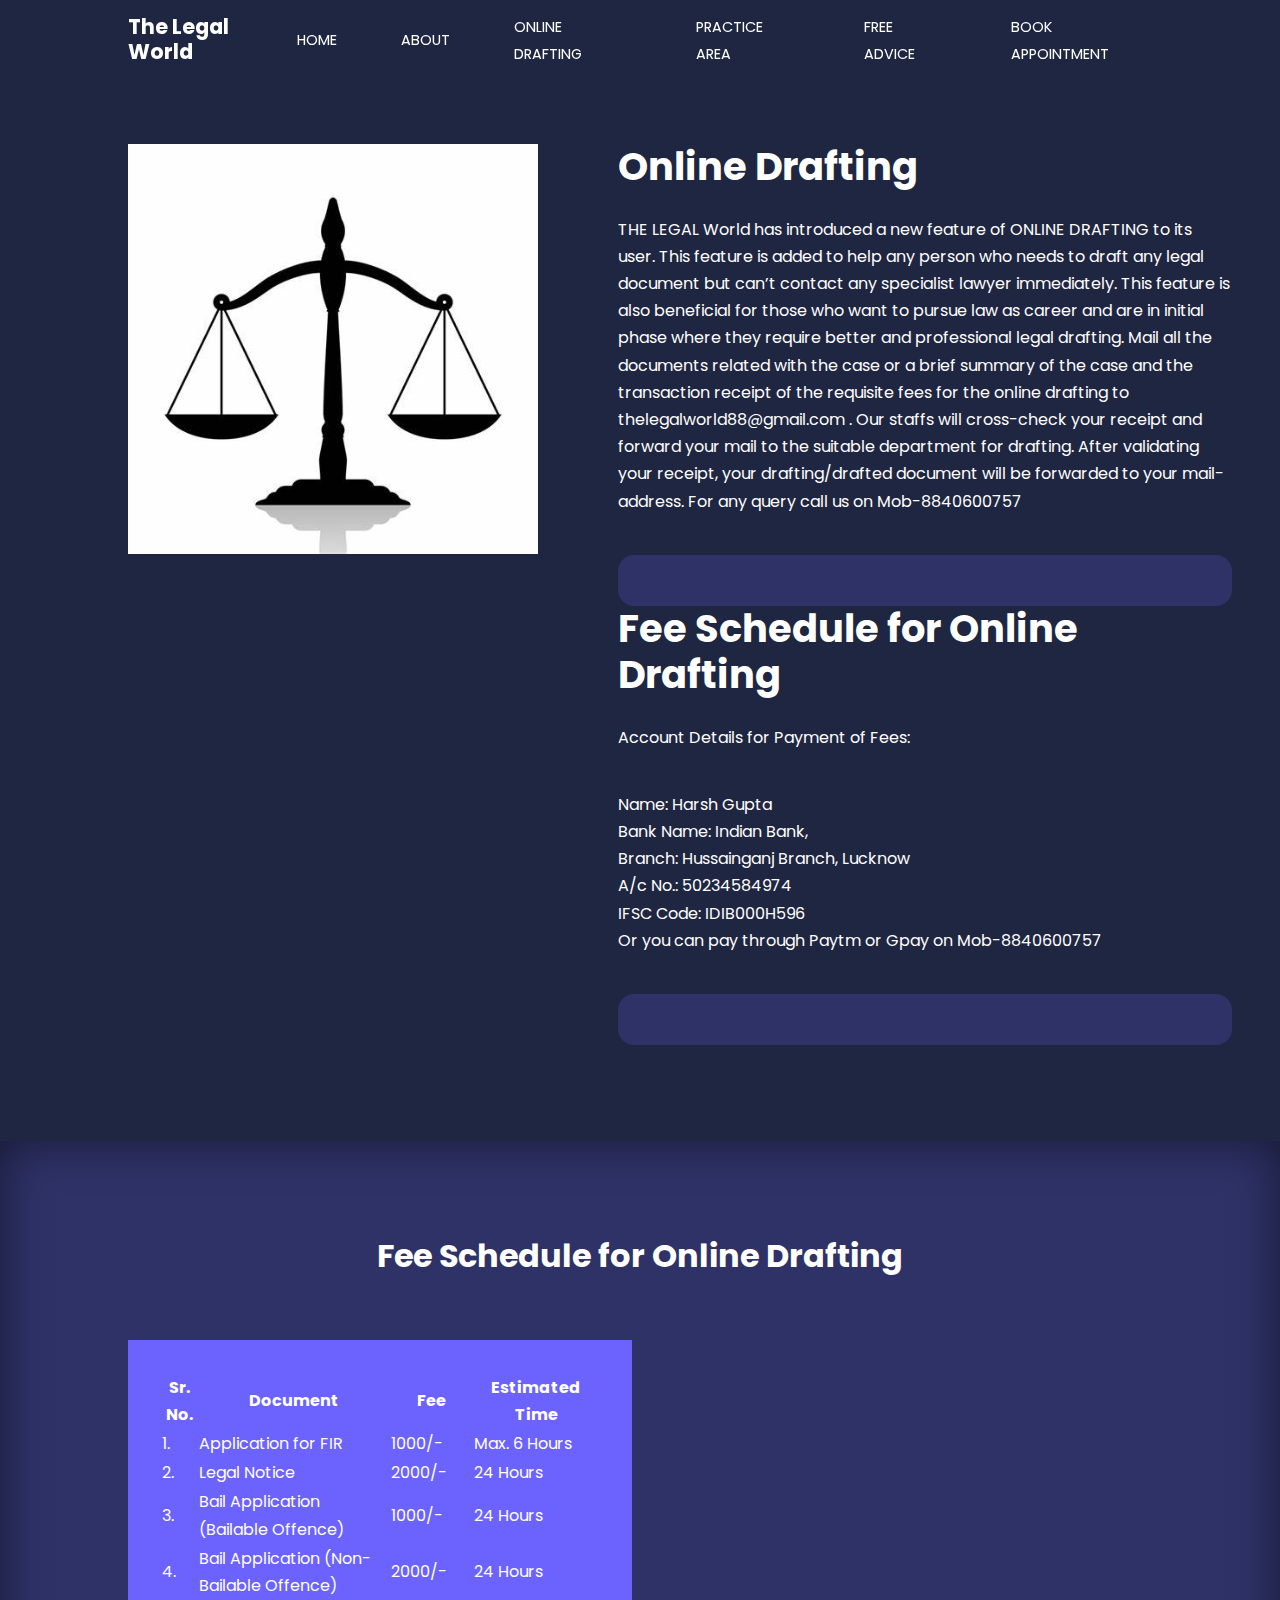
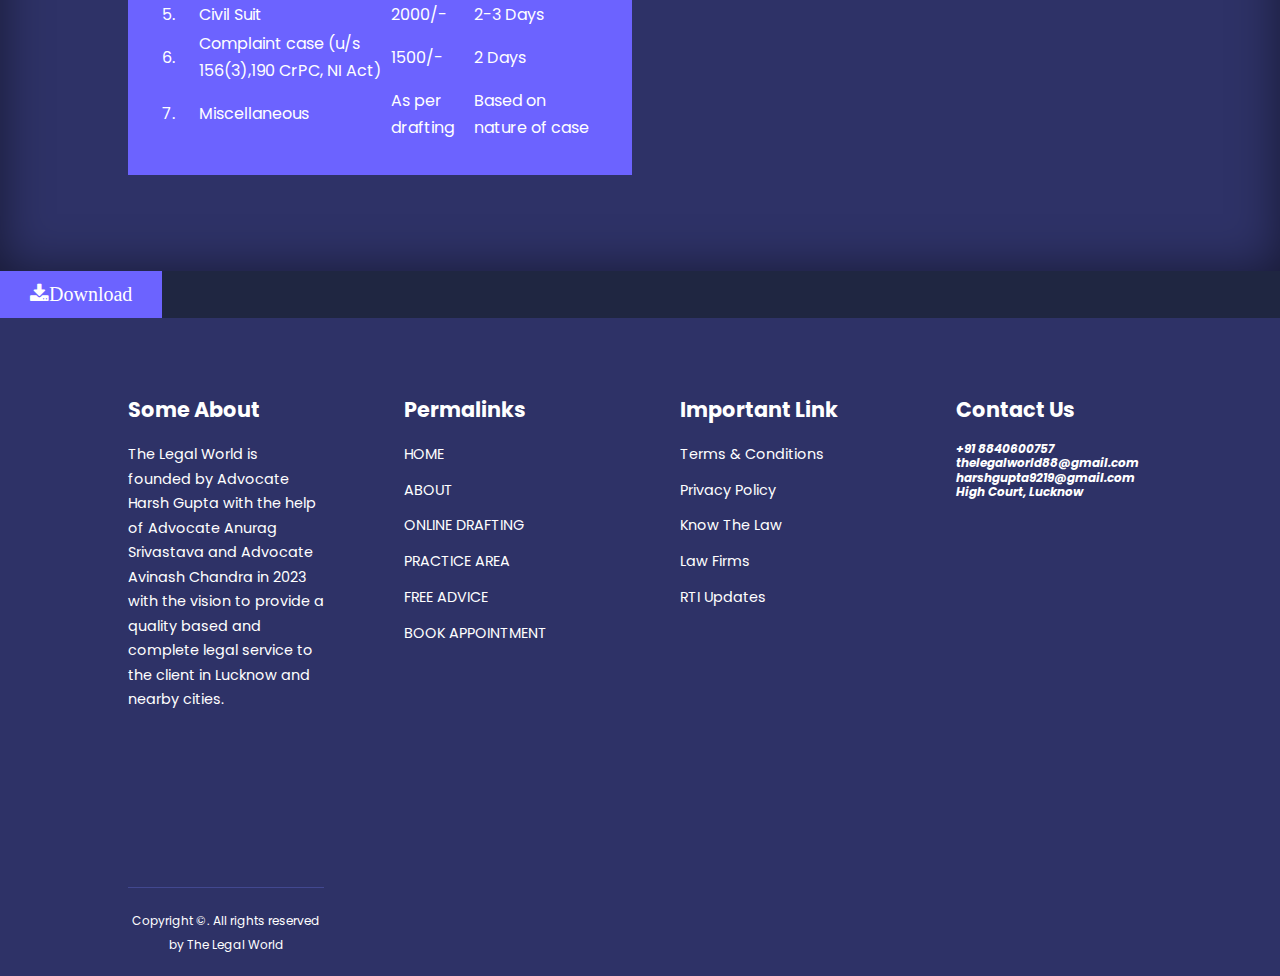
<file: online drafting.html>
<!DOCTYPE html>
<html lang="en">
<head>
    <meta charset="UTF-8">
    <meta http-equive="X-UA-Compatible" content="IE=edges">
    <meta name="viewport" content="width=device-width, initial-scale=1.0">
    <title>The Legal World</title>

    <link rel="stylesheet" href="https://unicons.iconscout.com/release/v2.1.6/css/unicons.css">

    <link rel="preconnect" href="https://fonts.googleapis.com">
    <link rel="preconnect" href="https://fonts.gstatic.com" crossorigin>
    <link href="https://fonts.googleapis.com/css2?family=Montserrat:wght@300;400;500;600;700;800;900&family=Poppins:wght@500&display=swap" rel="stylesheet">

<!------------------------------------------------------------------------------>
<link rel="stylesheet" href="https://cdn.jsdelivr.net/npm/swiper@10/swiper-bundle.min.css"/>





    <link rel="stylesheet" href="./css/style.css">
    <link rel="stylesheet" href="./css/about.css">

    <nav>
        <div class="container nav_container">
            <a href="index.html"><h4>The Legal World</h4></a>
            <ul class="nav_menu">
                <li><a href="index.html">HOME</a></li>
                <li><a href="about.html">ABOUT</a></li>
                <li><a href="online drafting.html">ONLINE DRAFTING</a></li>
                <li><a href="practice area.html">PRACTICE AREA</a></li>
                <li><a href="free advice.html">FREE ADVICE</a></li>
                <li><a href="book appointment.html">BOOK APPOINTMENT</a></li>
            </ul>
            <button id="open-menu-btn"><i class="uil uil-bars"></i></button>
            <button id="close-menu-btn"><i class="uil uil-multiply"></i></button>

        </div>
    </nav>


    <section class="about_achievements">
        <div class="container about_achievements-container">
            <div class="about_achievements-left">
                <img src="./image/taruju.jpeg">
                
                
                

            </div>

            <div class="about_achievements-right">
                <h1>Online Drafting</h1>
                <p>
                    THE LEGAL World has introduced a new feature of ONLINE DRAFTING to its user. This feature is added to help any person who needs to draft any legal document but can’t contact any specialist lawyer immediately. This feature is also beneficial for those who want to pursue law as career and are in initial phase where they require better and professional legal drafting.                        Mail all the documents related with the case or a brief summary of the case and the transaction receipt of the requisite fees for the online drafting to thelegalworld88@gmail.com . Our staffs will cross-check your receipt and forward your mail to the suitable department for drafting. After validating your receipt, your drafting/drafted document will be forwarded to your mail-address. For any query call us on Mob-8840600757

                </p>
                <div class="achievement_cards">
                    <article class="achievement_card">
                        
                    </article>
                </div>

                <div class="about_achievements-right">
                    <h1>Fee Schedule for Online Drafting</h1>
                   <p>
                        Account Details for Payment of Fees:
                        <li>Name: Harsh Gupta</li>
                        <li>Bank Name: Indian Bank,</li>
                        <li>Branch: Hussainganj Branch, Lucknow</li>
                        <li>A/c No.: 50234584974</li>
                        <li>IFSC Code: IDIB000H596</li>
                        <li>Or you can pay through Paytm or Gpay on Mob-8840600757</li>


                    </p>
                    <div class="achievement_cards">
                        <article class="achievement_card">
                            
                        </article>
                    </div>
    

                

            </div>
        </div>
    </section>


    <section class="faqs">
        <h2>Fee Schedule for Online Drafting</h2>
        <div class="container faqs_container">
            <article class="faq">
                
                    <table>
                        
                        <tr>
                          <th>Sr. No.</th>
                          <th>Document</th>
                          <th>Fee</th>
                          <th>Estimated Time</th>
                        </tr>
                        <tr>
                          <td>1.</td>
                          <td>Application for FIR</td>
                          <td>1000/-</td>
                          <td>Max. 6 Hours</td>
                        </tr>
                        <tr>
                          <td>2.</td>
                          <td>Legal Notice</td>
                          <td>2000/-</td>
                          <td>24 Hours</td>
                        </tr>

                        <tr>
                            <td>3.</td>
                            <td>Bail Application (Bailable Offence)</td>
                            <td>1000/-</td>
                            <td>24 Hours</td>
                          </tr>

                          <tr>
                            <td>4.</td>
                            <td>Bail Application (Non-Bailable Offence)</td>
                            <td>2000/-</td>
                            <td>24 Hours</td>
                          </tr>

                          <tr>
                            <td>5.</td>
                            <td>Civil Suit</td>
                            <td>2000/-</td>
                            <td>2-3 Days</td>
                          </tr>

                          <tr>
                            <td>6.</td>
                            <td>Complaint case (u/s 156(3),190 CrPC, NI Act)</td>
                            <td>1500/-</td>
                            <td>2 Days</td>
                          </tr>

                          <tr>
                            <td>7.</td>
                            <td>Miscellaneous</td>
                            <td>As per drafting</td>
                            <td>Based on nature of case</td>
                          </tr>
                        
            
                        
                      </table>
                </div>
    </section>





    <div class="about_achievements-right">



                <link rel="stylesheet" href="https://cdnjs.cloudflare.com/ajax/libs/font-awesome/4.7.0/css/font-awesome.min.css">
                  <style>
                       .btn {
                         background-color: #6c63ff;
                         border: none;
                         color: white;
                         padding: 12px 30px;
                         cursor: pointer;
                         font-size: 20px;
                       }

                        /* Darker background on mouse-over */
                     .btn:hover {
                       background-color: RoyalBlue;
                      }
                  </style>
    </div>


    



    <button class="btn"><a href="./fee_Structure.pdf" download='mobile'><i class="fa fa-download">Download</button></i>
    </a>





</section>



    
        














<footer>
    <div class="container footer_container">
        <div class="footer_1">
            <a href="index.html" class="footer_logo"><h4>Some About</h4></a>
            <p>
                The Legal World is founded by Advocate Harsh Gupta with the help of Advocate Anurag Srivastava and Advocate Avinash Chandra in 2023 with the vision to provide a quality based and complete legal service to the client in Lucknow and nearby cities.

            </p>
        </div>

        <div class="footer_2">
            <h4> Permalinks</h4>
            <ul class="Permalinks">
                <li><a href="index.html">HOME</a></li>
            <li><a href="about.html">ABOUT</a></li>
            <li><a href="online drafting.html">ONLINE DRAFTING</a></li>
            <li><a href="practice area.html">PRACTICE AREA</a></li>
            <li><a href="free advice.html">FREE ADVICE</a></li>
            <li><a href="book appointment.html">BOOK APPOINTMENT</a></li>
        

            </ul>
        
        </div>

        <div class="footer_3">
            <h4> Important Link</h4>
            <ul class="Permalinks">
                <li><a href="#">Terms & Conditions</a></li>
            <li><a href="#">Privacy Policy</a></li>
            <li><a href="#">Know The Law</a></li>
            <li><a href="#"></a>Law Firms</li>
            <li><a href="#">RTI Updates</a></li>
        

            </ul>
        </div>

        <div class="footer_4">
            <h4> Contact Us</h4>
            <div>
                <li>
                    <i class="uil uil-phone-times">
                        <h5>+91 8840600757</h5>
                    </i>
                </li>
                <li>
                    <i class="uil uil-envelope">
                        <h5>thelegalworld88@gmail.com</h5>
                    </i>

                </li>

                <li>
                    <i class="uil uil-envelope">
                        <h5>harshgupta9219@gmail.com</h5>
                    </i>

                </li>

                <li>
                    <i class="uil uil-location-point">
                        <h5>High Court, Lucknow</h5>
                    </i>

                </li>
            </div>

            <ul class="footer_socials">
                <li>
                    <a href="https://www.facebook.com/profile.php?id=61551953876375&mibextid=ZbWKwL"><i class="uil uil-facebook-f"></i></a>
                </li>
                <li>
                    <a href="https://www.instagram.com/thelegalworld88/"><i class="uil uil-instagram-alt"></i></a>
                </li>
                <li>
                    <a href="https://twitter.com/ThelegalWorld88"><i class="uil uil-twitter"></i></a>
                </li>
                <li>
                    <a href="https://www.linkedin.com/in/thelegal-world-b86683293"><i class="uil uil-linkedin-alt"></i></a>
                </li>

            </ul>
        </div>

        <div class="footer_copyright">
            <small> Copyright &copy. All rights reserved by The Legal World</small>
        </div>
        









    </div>

    <script src="https://cdn.jsdelivr.net/npm/swiper@10/swiper-bundle.min.js"></script>
    <script src="./main.js"></script>


    <script>
        var swiper = new Swiper(".mySwiper", {
          spaceBetween: 30,
          centeredSlides: true,
          autoplay: {
            delay: 2500,
            disableOnInteraction: false,
          },
          pagination: {
            el: ".swiper-pagination",
            clickable: true,
          },
          navigation: {
            nextEl: ".swiper-button-next",
            prevEl: ".swiper-button-prev",
          },
        });
      </script>

      <script>
          var slideIndex = 0;
          carousel();

          function carousel() {
          var i;
          var x = document.getElementsByClassName("mySlides");
          for (i = 0; i < x.length; i++) {
          x[i].style.display = "none";
          }
         slideIndex++;
         if (slideIndex > x.length) {slideIndex = 1}
         x[slideIndex-1].style.display = "block";
         setTimeout(carousel, 2000); // Change image every 2 seconds
         }
      </script>








    
   

</body>
</html>
</file>
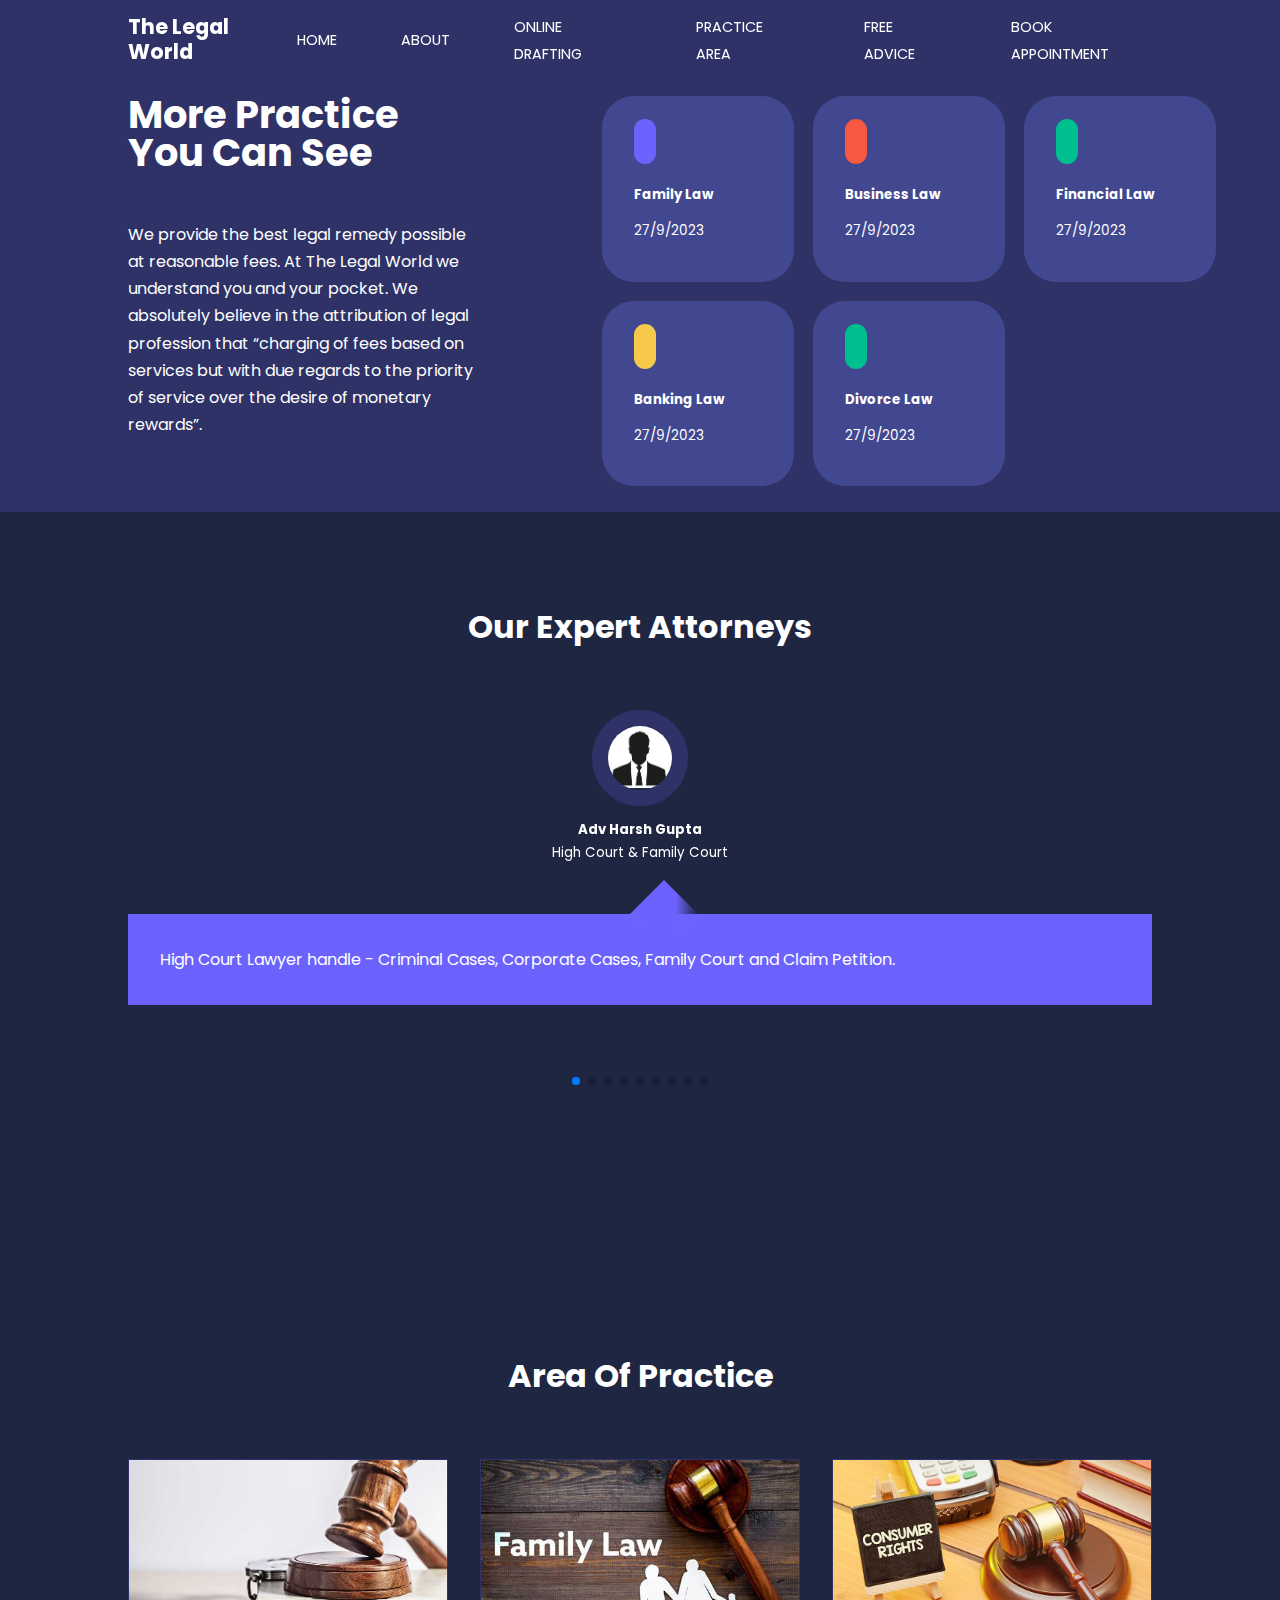
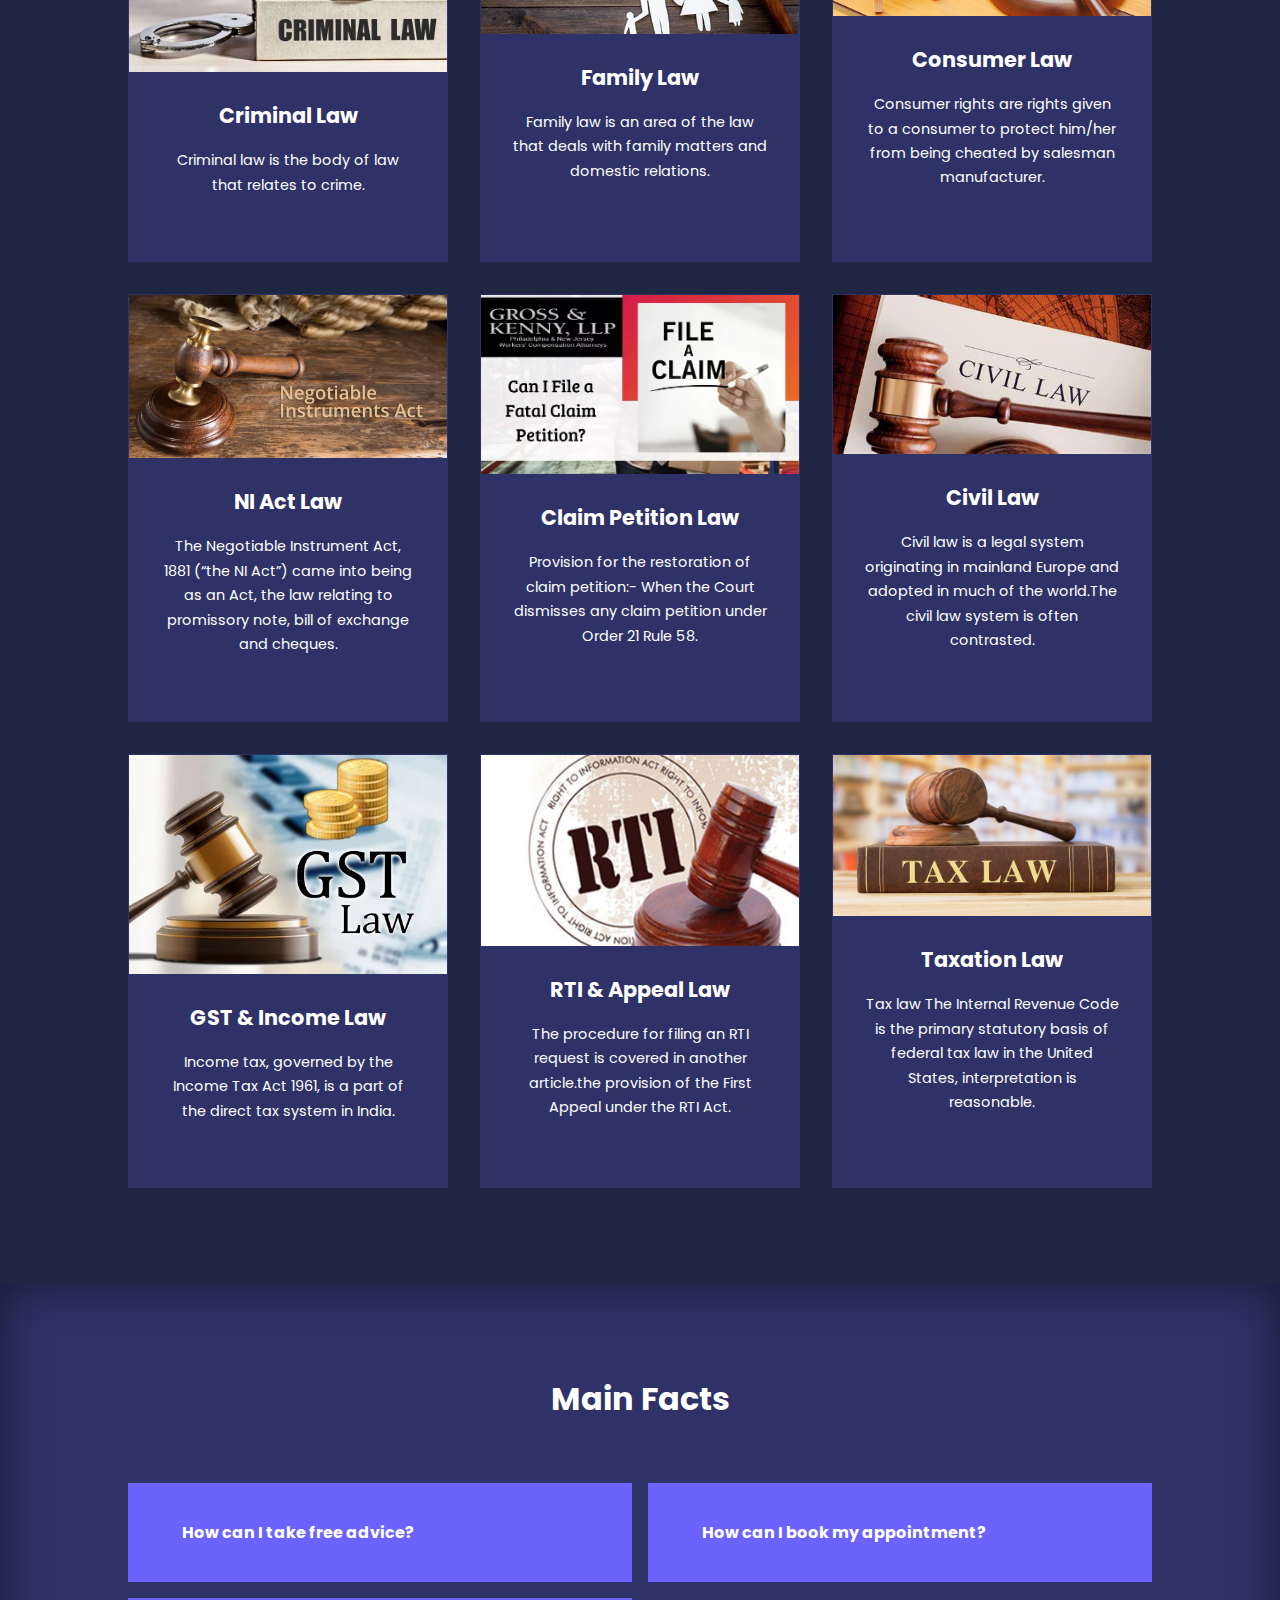
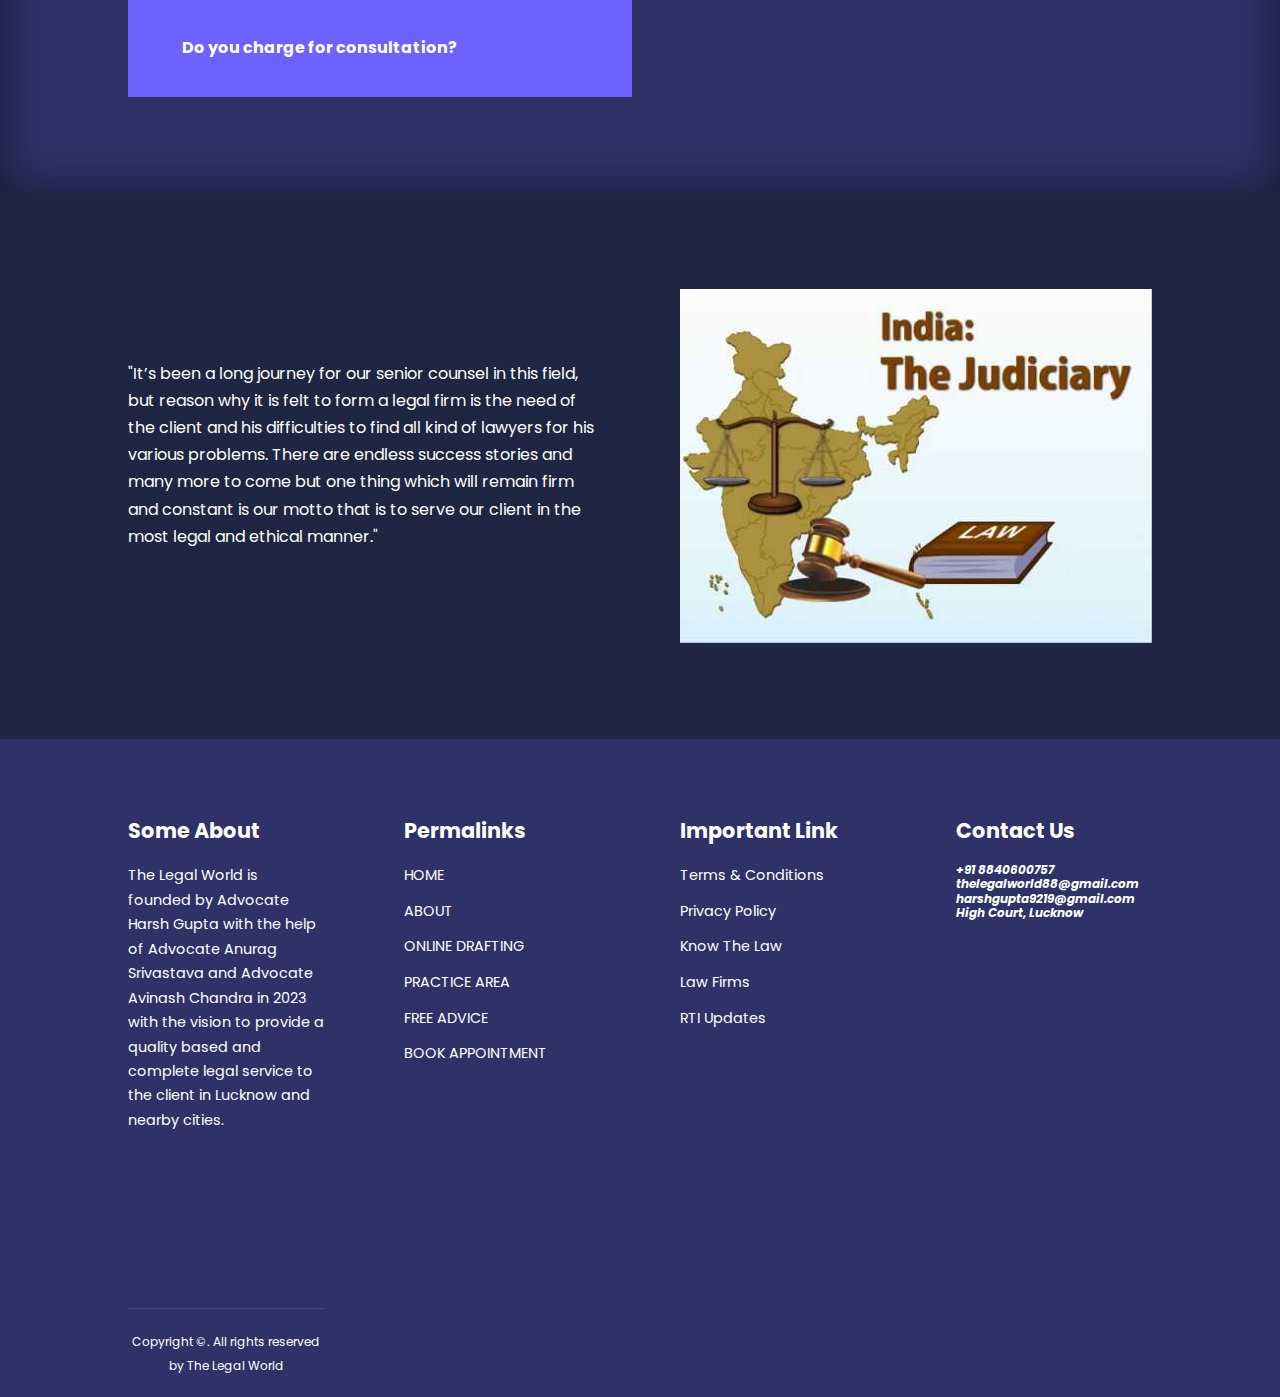
<file: practice area.html>
<!DOCTYPE html>
<html lang="en">
<head>
    <meta charset="UTF-8">
    <meta http-equive="X-UA-Compatible" content="IE=edges">
    <meta name="viewport" content="width=device-width, initial-scale=1.0">
    <title>The Legal World</title>

    <link rel="stylesheet" href="https://unicons.iconscout.com/release/v2.1.6/css/unicons.css">

    <link rel="preconnect" href="https://fonts.googleapis.com">
    <link rel="preconnect" href="https://fonts.gstatic.com" crossorigin>
    <link href="https://fonts.googleapis.com/css2?family=Montserrat:wght@300;400;500;600;700;800;900&family=Poppins:wght@500&display=swap" rel="stylesheet">

<!------------------------------------------------------------------------------>
<link rel="stylesheet" href="https://cdn.jsdelivr.net/npm/swiper@10/swiper-bundle.min.css"/>





    <link rel="stylesheet" href="./css/style.css">

    <nav>
        <div class="container nav_container">
            <a href="index.html"><h4>The Legal World</h4></a>
            <ul class="nav_menu">
                <li><a href="index.html">HOME</a></li>
                <li><a href="about.html">ABOUT</a></li>
                <li><a href="online drafting.html">ONLINE DRAFTING</a></li>
                <li><a href="practice area.html">PRACTICE AREA</a></li>
                <li><a href="free advice.html">FREE ADVICE</a></li>
                <li><a href="book appointment.html">BOOK APPOINTMENT</a></li>
            </ul>
            <button id="open-menu-btn"><i class="uil uil-bars"></i></button>
            <button id="close-menu-btn"><i class="uil uil-multiply"></i></button>

        </div>
    </nav>

    <section class="categories">
        <div class="container categories_container">
            <div class="categories_left">
                <h1> More Practice You Can See</h1>
                <p>
                    We provide the best legal remedy possible at reasonable fees. At The Legal World we understand you and your pocket.

                    We absolutely believe in the attribution of legal profession that “charging of fees based on services but with due regards to the priority of service over the desire of monetary rewards”.
                </p>
            
            </div>
            <div class="categories_right">
                <article class="category">
                    <spam class="category_icon"><i class="uil uil-users-alt"></i></spam>
                    <h5>Family Law</h5>
                    <p>
                        27/9/2023
                    </p>
                </article>



                <article class="category">
                    <spam class="category_icon"><i class="uil uil-users-alt"></i></spam>
                    <h5>Business Law</h5>
                    <p>
                        27/9/2023
                    </p>
                </article>


                <article class="category">
                    <spam class="category_icon"><i class="uil uil-users-alt"></i></spam>
                    <h5>Financial Law</h5>
                    <p>
                        27/9/2023
                    </p>
                </article>




                <article class="category">
                    <spam class="category_icon"><i class="uil uil-users-alt"></i></spam>
                    <h5>Banking Law</h5>
                    <p>
                        27/9/2023
                    </p>
                </article>




                <article class="category">
                    <spam class="category_icon"><i class="uil uil-users-alt"></i></spam>
                    <h5>Divorce Law</h5>
                    <p>
                        27/9/2023
    
                    </p>
                </article>




                


            </div>
        </div>
    </section>


    
                        
                   


    <section class="container testimonials_container mySwiper">
        <h2> Our Expert Attorneys</h2>
        <div class="swiper-wrapper">
            <article class="testimonials swiper-slide">
                <div class="avatar">
                    <img src="./image/unkn.jpg">
                </div>
                <div class="testimonial_info">
                   <h5> Adv Harsh Gupta</h5>
                    <small> High Court & Family Court</small>
                </div>
                <div class="testimonial_body">
                    <p>
                        High Court Lawyer handle - Criminal Cases, Corporate Cases, Family Court and Claim Petition. 
                    </p>
                </div>
            </article>


            <article class="testimonials swiper-slide">
                <div class="avatar">
                    <img src="./image/unkn.jpg">
                </div>
                <div class="testimonial_info">
                    <h5>Adv J.P. Srivastava</h5>
                    <small> Senior Council</small>
                </div>
                <div class="testimonial_body">
                    <p>
                        High Court Lawyer handle - Criminal Cases, Lower Court ,Corporate Cases etc. 
                    </p>
                </div>
            </article>



            <article class="testimonials swiper-slide">
                <div class="avatar">
                    <img src="./image/unkn.jpg">
                </div>
                <div class="testimonial_info">
                    <h5>Adv Anurag Srivastava</h5>
                    <small> Senior Council</small>
                </div>
                <div class="testimonial_body">
                    <p>
                        High Court Lawyer handle - Criminal Cases, Civil Cases, Lower Court etc.
                    </p>
                </div>
            </article>



            <article class="testimonials swiper-slide">
                <div class="avatar">
                    <img src="./image/unkn.jpg">
                </div>
                <div class="testimonial_info">
                    <h5>Adv Avinash Chandra</h5>
                    <small> Lower Court</small>
                </div>
                <div class="testimonial_body">
                    <p>
                        Lower Court Lawyer handle Criminal Cases.
                    </p>
                </div>
            </article>



            <article class="testimonials swiper-slide">
                <div class="avatar">
                    <img src="./image/unkn.jpg">
                </div>
                <div class="testimonial_info">
                    <h5>Adv Madhur Bharti</h5>
                    <small> GST and Income Tax</small>
                </div>
                <div class="testimonial_body">
                    <p>
                        High Court Lawyer handle matter of GST and Income Tax cases.
                    </p>
                </div>
            </article>




            <article class="testimonials swiper-slide">
                <div class="avatar">
                    <img src="./image/unkn.jpg">
                </div>
                <div class="testimonial_info">
                    <h5>Adv Ashu Yadav</h5>
                    <small> Junior Council</small>
                </div>
                <div class="testimonial_body">
                    <p>
                        High Court Lawyer handle WILL Registration as a Junior Council.
                    </p>
                </div>
            </article>



            <article class="testimonials swiper-slide">
                <div class="avatar">
                    <img src="./image/unkn.jpg">
                </div>
                <div class="testimonial_info">
                    <h5>Adv Arun Gupta</h5>
                    <small> NI ACT</small>
                </div>
                <div class="testimonial_body">
                    <p>
                        High Court Lawyer handle NI ACT cases.
                    </p>
                </div>
            </article>



            <article class="testimonials swiper-slide">
                <div class="avatar">
                    <img src="./image/unkn.jpg">
                </div>
                <div class="testimonial_info">
                    <h5>Adv Abhishek Tripathi</h5>
                    <small> Junior Council</small>
                </div>
                <div class="testimonial_body">
                    <p>
                        High Court Lawyer working as a junior council. 
                    </p>
                </div>
            </article>


            <article class="testimonials swiper-slide">
                <div class="avatar">
                    <img src="./image/unkn.jpg">
                </div>
                <div class="testimonial_info">
                    <h5>Adv Jantri 
                    </h5>
                    <small> Family Court</small>
                </div>
                <div class="testimonial_body">
                    <p>
                        Civil Court and Family Court Lawyer. 
                    </p>
                </div>
            </article>






        </div>
        <div class="swiper-pagination"></div>
    </section>










    <section class="courses">
        <h2> Area Of Practice</h2>
        <div class="container courses_container">
            <article class="course">
                <div class="course_image">
                    <img src="./image/Criminal-Law-1.jpg">
                </div>
                <div class="course_info">
                    <h4>Criminal Law</h4>
                    <p>
                        Criminal law is the body of law that relates to crime. 
                    </p>
                </div>

                <div class="team_member-socials">
                    <a href="https://www.instagram.com/thelegalworld88/"target="black"><i class="uil uil-instagram-alt"></i></a>
                    <a href="https://www.facebook.com/profile.php?id=61551953876375&mibextid=ZbWKwL"target="black"><i class="uil uil-facebook-f"></i></a>
                    <a href="https://www.linkedin.com/in/thelegal-world-b86683293"target="black"><i class="uil uil-linkedin-alt"></i></a>


                </div>
            </article>

            <article class="course">
                <div class="course_image">
                    <img src="./image/family law.jpeg">
                </div>
                <div class="course_info">
                    <h4>Family Law</h4>
                    <p>
                        Family law is an area of the law that deals with family matters and domestic relations.
                    </p>

                    
                </div>

                <div class="team_member-socials">
                    <a href="https://www.instagram.com/thelegalworld88/"target="black"><i class="uil uil-instagram-alt"></i></a>
                    <a href="https://www.facebook.com/profile.php?id=61551953876375&mibextid=ZbWKwL"target="black"><i class="uil uil-facebook-f"></i></a>
                    <a href="https://www.linkedin.com/in/thelegal-world-b86683293"target="black"><i class="uil uil-linkedin-alt"></i></a>

                </div>
                
                
               
            </article>


            <article class="course">
                <div class="course_image">
                    <img src="./image/consumer-law.jpg">
                </div>
                <div class="course_info">
                    <h4>Consumer Law</h4>
                    <p>
                     Consumer rights are rights given to a consumer to protect him/her from being cheated by salesman manufacturer.
                    </p>

                    
                    
                

                </div>

                <div class="team_member-socials">
                    <a href="https://www.instagram.com/thelegalworld88/"target="black"><i class="uil uil-instagram-alt"></i></a>
                    <a href="https://www.facebook.com/profile.php?id=61551953876375&mibextid=ZbWKwL"target="black"><i class="uil uil-facebook-f"></i></a>
                    <a href="https://www.linkedin.com/in/thelegal-world-b86683293"target="black"><i class="uil uil-linkedin-alt"></i></a>


                </div>
                
                
            </article>


            <article class="course">
                <div class="course_image">
                    <img src="./image/Negotiable-Instrument.webp">
                </div>
                <div class="course_info">
                    <h4>NI Act Law</h4>
                    <p>
                        The Negotiable Instrument Act, 1881 (“the NI Act”) came into being as an Act, the law relating to promissory note, bill of exchange and cheques.  
                    </p>
                    
                    
                

                </div>

                <div class="team_member-socials">
                    <a href="https://www.instagram.com/thelegalworld88/"target="black"><i class="uil uil-instagram-alt"></i></a>
                    <a href="https://www.facebook.com/profile.php?id=61551953876375&mibextid=ZbWKwL"target="black"><i class="uil uil-facebook-f"></i></a>
                    <a href="https://www.linkedin.com/in/thelegal-world-b86683293"target="black"><i class="uil uil-linkedin-alt"></i></a>


                </div>
                
                
            </article>




            <article class="course">
                <div class="course_image">
                    <img src="./image/claim-petition-n.webp">
                </div>
                <div class="course_info">
                    <h4>Claim Petition Law</h4>
                    <p>
                        Provision for the restoration of claim petition:- When the Court dismisses any claim petition under Order 21 Rule 58. 
                    </p>
                    
                    
                

                </div>

                <div class="team_member-socials">
                    <a href="https://www.instagram.com/thelegalworld88/"target="black"><i class="uil uil-instagram-alt"></i></a>
                    <a href="https://www.facebook.com/profile.php?id=61551953876375&mibextid=ZbWKwL"target="black"><i class="uil uil-facebook-f"></i></a>
                    <a href="https://www.linkedin.com/in/thelegal-world-b86683293"target="black"><i class="uil uil-linkedin-alt"></i></a>

                </div>
                
                
            </article>



            <article class="course">
                <div class="course_image">
                    <img src="./image/civil.jpeg">
                </div>
                <div class="course_info">
                    <h4>Civil Law</h4>
                    <p>
                        Civil law is a legal system originating in mainland Europe and adopted in much of the world.The civil law system is often contrasted.
                    </p>
                    
                    
                

                </div>

                <div class="team_member-socials">
                    <a href="https://www.instagram.com/thelegalworld88/"target="black"><i class="uil uil-instagram-alt"></i></a>
                    <a href="https://www.facebook.com/profile.php?id=61551953876375&mibextid=ZbWKwL"target="black"><i class="uil uil-facebook-f"></i></a>
                    <a href="https://www.linkedin.com/in/thelegal-world-b86683293"target="black"><i class="uil uil-linkedin-alt"></i></a>

                </div>
                
                
            </article>


            <article class="course">
                <div class="course_image">
                    <img src="./image/GST-Law.webp">
                </div>
                <div class="course_info">
                    <h4>GST & Income Law</h4>
                    <p>
                        Income tax, governed by the Income Tax Act 1961, is a part of the direct tax system in India.
                    </p>

                    
                    
                

                </div>

                <div class="team_member-socials">
                    <a href="https://www.instagram.com/thelegalworld88/"target="black"><i class="uil uil-instagram-alt"></i></a>
                    <a href="https://www.facebook.com/profile.php?id=61551953876375&mibextid=ZbWKwL"target="black"><i class="uil uil-facebook-f"></i></a>
                    <a href="https://www.linkedin.com/in/thelegal-world-b86683293"target="black"><i class="uil uil-linkedin-alt"></i></a>

                </div>
                
                
            </article>



            <article class="course">
                <div class="course_image">
                    <img src="./image/rti.jpeg">
                </div>
                <div class="course_info">
                    <h4>RTI & Appeal Law</h4>
                    <p>
                        The procedure for filing an RTI request is covered in another article.the provision of the First Appeal under the RTI Act.
                    </p>
                    
                    
                

                </div>

                <div class="team_member-socials">
                    <a href="https://www.instagram.com/thelegalworld88/"target="black"><i class="uil uil-instagram-alt"></i></a>
                    <a href="https://www.facebook.com/profile.php?id=61551953876375&mibextid=ZbWKwL"target="black"><i class="uil uil-facebook-f"></i></a>
                    <a href="https://www.linkedin.com/in/thelegal-world-b86683293"target="black"><i class="uil uil-linkedin-alt"></i></a>


                </div>
                
                
            </article>

            <article class="course">
                <div class="course_image">
                    <img src="./image/tax-law.jpg">
                </div>
                <div class="course_info">
                    <h4>Taxation Law</h4>
                    <p>
                        Tax law The Internal Revenue Code is the primary statutory basis of federal tax law in the United States, interpretation is reasonable. 
                    </p>
                    
                    
                

                </div>

                <div class="team_member-socials">
                    <a href="https://www.instagram.com/thelegalworld88/"target="black"><i class="uil uil-instagram-alt"></i></a>
                    <a href="https://www.facebook.com/profile.php?id=61551953876375&mibextid=ZbWKwL"target="black"><i class="uil uil-facebook-f"></i></a>
                    <a href="https://www.linkedin.com/in/thelegal-world-b86683293"target="black"><i class="uil uil-linkedin-alt"></i></a>

                </div>
                
                
            </article>

        </div>
    </section>








    
            

























    <section class="faqs">
        <h2>Main Facts</h2>
        <div class="container faqs_container">
            <article class="faq">
                <div class="faq_icon"><i class="uil uil-plus"></i></div>
                <div class="question_answer">
                    <h4>How can I take free advice?</h4>
                    <p>
                        Go to the homepage of the site click on the Free Advice icon, fill the necessary details and ask your question in the space provided, our expert will give their opinion in 24 hrs.
                    </p>
                </div>

            </article>

            <article class="faq ">
                <div class="faq_icon"><i class="uil uil-plus"></i></div>
                <div class="question_answer">
                    <h4>How can I book my appointment?</h4>
                    <p>
                        Go to the homepage of the site click on the Book Appointment icon, fill the necessary details and submit our staff will give you a date for appointment.
             
                    </p>
                </div>

            </article>

            <article class="faq">
                <div class="faq_icon"><i class="uil uil-plus"></i></div>
                <div class="question_answer">
                    <h4>Do you charge for consultation?</h4>
                    <p>
                        Yes the consultation fees is Rs 500/- (non-adjustable).
                    </p>
                </div>

            </article>
        </div>
    </section>


    <section>
        <div class="container header_container">
            <div class="header_left">
                <p>"It’s been a long journey for our senior counsel in this field, but reason why it is felt to form a legal firm is the need of the client and his difficulties to find all kind of lawyers for his various problems. There are endless success stories and many more to come but one thing which will remain firm and constant is our motto that is to serve our client in the most legal and ethical manner."</p>
            
            </div>

            <div class="header_right">
                <div class="header_right-image">
                    <img src="./image/m.jpg">
                </div>

            </div>
        </div>
    </section>













<footer>
    <div class="container footer_container">
        <div class="footer_1">
            <a href="index.html" class="footer_logo"><h4>Some About</h4></a>
            <p>
                The Legal World is founded by Advocate Harsh Gupta with the help of Advocate Anurag Srivastava and Advocate Avinash Chandra in 2023 with the vision to provide a quality based and complete legal service to the client in Lucknow and nearby cities.

            </p>
        </div>

        <div class="footer_2">
            <h4> Permalinks</h4>
            <ul class="Permalinks">
                <li><a href="index.html">HOME</a></li>
            <li><a href="about.html">ABOUT</a></li>
            <li><a href="online drafting.html">ONLINE DRAFTING</a></li>
            <li><a href="practice area.html">PRACTICE AREA</a></li>
            <li><a href="free advice.html">FREE ADVICE</a></li>
            <li><a href="book appointment.html">BOOK APPOINTMENT</a></li>
        

            </ul>
        
        </div>

        <div class="footer_3">
            <h4> Important Link</h4>
            <ul class="Permalinks">
                <li><a href="#">Terms & Conditions</a></li>
            <li><a href="#">Privacy Policy</a></li>
            <li><a href="#">Know The Law</a></li>
            <li><a href="#"></a>Law Firms</li>
            <li><a href="#">RTI Updates</a></li>
        

            </ul>
        </div>

        <div class="footer_4">
            <h4> Contact Us</h4>
            <div>
                <li>
                    <i class="uil uil-phone-times">
                        <h5>+91 8840600757</h5>
                    </i>
                </li>
                <li>
                    <i class="uil uil-envelope">
                        <h5>thelegalworld88@gmail.com</h5>
                    </i>

                </li>

                <li>
                    <i class="uil uil-envelope">
                        <h5>harshgupta9219@gmail.com</h5>
                    </i>

                </li>

                <li>
                    <i class="uil uil-location-point">
                        <h5>High Court, Lucknow</h5>
                    </i>

                </li>
            </div>

            <ul class="footer_socials">
                <li>
                    <a href="https://www.facebook.com/profile.php?id=61551953876375&mibextid=ZbWKwL"><i class="uil uil-facebook-f"></i></a>
                </li>
                <li>
                    <a href="https://www.instagram.com/thelegalworld88/"><i class="uil uil-instagram-alt"></i></a>
                </li>
                <li>
                    <a href="https://twitter.com/ThelegalWorld88"><i class="uil uil-twitter"></i></a>
                </li>
                <li>
                    <a href="https://www.linkedin.com/in/thelegal-world-b86683293"><i class="uil uil-linkedin-alt"></i></a>
                </li>

            </ul>
        </div>

        <div class="footer_copyright">
            <small> Copyright &copy. All rights reserved by The Legal World</small>
        </div>
        









    </div>

    <script src="https://cdn.jsdelivr.net/npm/swiper@10/swiper-bundle.min.js"></script>
    <script src="./main.js"></script>


    <script>
        var swiper = new Swiper(".mySwiper", {
          spaceBetween: 30,
          centeredSlides: true,
          autoplay: {
            delay: 2500,
            disableOnInteraction: false,
          },
          pagination: {
            el: ".swiper-pagination",
            clickable: true,
          },
          navigation: {
            nextEl: ".swiper-button-next",
            prevEl: ".swiper-button-prev",
          },
        });
      </script>

      <script>
          var slideIndex = 0;
          carousel();

          function carousel() {
          var i;
          var x = document.getElementsByClassName("mySlides");
          for (i = 0; i < x.length; i++) {
          x[i].style.display = "none";
          }
         slideIndex++;
         if (slideIndex > x.length) {slideIndex = 1}
         x[slideIndex-1].style.display = "block";
         setTimeout(carousel, 2000); // Change image every 2 seconds
         }
      </script>








    
   

</body>
</html>
</file>
<file: css/style.css>
* {
    margin: 0;
    padding: 0;
    border: 0;
    outline: 0;
    text-decoration: none;
    list-style: none;
    box-sizing: border-box;
}

:root{
    --color-primary: #6c63ff;
    --color-success: #00bf8e;
    --color-warning: #f7c94b;
    --color-danger: #f75842;
    --color-danger-variant: rgba(247,88,66,0.4);
    --color-white: #fff;
    --color-light: rgba(255,255,255,0.7);
    --color-black:#000;
    --color-bg: #1f2641;
    --color-bg1: #2e3267;
    --color-bg2: #424890;

    --container-width-lg: 80%;
    --container-width-md: 90%;
    --container-width-sm: 94%;

    --transtition: all 400ms ease;
}


body{
    font-family: 'Montserrat', sans-serif;
    font-family: 'Poppins', sans-serif;
    line-height:1.7;
    color: var(--color-white);
    background: var(--color-bg);
}

.container {
    width: var(--container-width-lg);
    margin: 0 auto;
}

section {
    padding: 6rem 0;
}

section h2 {
    text-align: center;
    margin-bottom: 4rem;
}

h1,
h2,
h3,
h4,
h5 {
    line-height: 1.2;
}

h1{
    font-size: 2.4rem;
}

h2 {
    font-size: 2rem;
}

h3 {
    font-size: 1.6rem;
}

h4 {
    font-size: 1.3rem;
}

a{
    color: var(--color-white);
}

img {
    width: 100%;
    display: block;
    object-fit: cover;
}

.btn {
    display: inline-block;
    background: var(--color-white);
    color: var(--color-black);
    padding: 1rem 2rem;
    border: 1px solid transparent;
    font-weight: 500;
    transition: var(--transtition);
}
 .btn:hover {
    background: transparent;
    color: var(--color-white);
    border-color: var(--color-white);
 }

 .btn-primary {
    background: var(--color-danger);
    color: var(--color-white);
 }


 nav{
    background: transparent;
    width: 100vw;
    height: 5rem;
    position: fixed;
    top: 0;
    z-index: 11;
 }

 .window-scroll {
    background: var(--color-primary);
    box-shadow: 0 1rem 2rem rgba(0,0,0,0.2);
 }

 .nav_container {
    height: 100%;
    display: flex;
    justify-content: space-between;
    align-items: center;
 }

 nav button {
    display: none;
 }

 .nav_menu {
    display: flex;
    align-items: center;
    gap: 4rem;
 }

 .nav_menu a {
    font-size: 0.9rem;
    transition: var(--transition);
 }

 .nav_menu a:hover {
    color: var(--color-bg2);
 }


 header {
    position: relative;
    top: 5rem;
    overflow: hidden;
    height: 70vh;
    margin-bottom: 5rem;
 }

 .header_container {
    display: grid;
    grid-template-columns: 1fr 1fr;
    align-items: center;
    gap: 5rem;
    height: 100%;
 }

.header_left p {
    margin: 1rem 0 2.4rem;
}


.categories {
    background: var(--color-bg1);
    height: 32rem;
}

.categories h1 {
    line-height: 1;
    margin-bottom: 3rem;
}

.categories_container {
    display: grid;
    grid-template-columns: 40% 60%;
    gap: 4rem; 
}

.categories_left {
    margin-right: 4rem;
}

.categories_left p{
    margin: 1rem 0 3rem;
}

.categories_right {
    display: grid;
    grid-template-columns: repeat(3, 1fr);
    gap: 1.2rem;
}

.category {
    background: var(--color-bg2);
    padding: 2rem;
    border-radius: 2rem;
    transition: var(--transition);
}

.category:hover {
    box-shadow: 0 3rem 3rem rgba(0,0,0,0.3);
    z-index: 1;
}

.category:nth-child(2) .category_icon{
    background: var(--color-danger);
}

.category:nth-child(3) .category_icon{
    background: var(--color-success);
}

.category:nth-child(4) .category_icon{
    background: var(--color-warning);
}

.category:nth-child(5) .category_icon{
    background: var(--color-success);
}

.category:nth-child(6) .category_icon{
    background: var(--color-primary);
}


.category_icon {
    background: var(--color-primary);
    padding: 0.7rem;
    border-radius: 0.9rem;
}

.category h5 {
    margin: 2rem 0 1rem;
}

.category p {
    font-size: 0.85rem;
}

.courses {
    margin-top: 10rem;
}

.courses_container {
    display: grid;
    grid-template-columns: repeat(3, 1fr);
    gap: 2rem;
}

.course {
    background: var(--color-bg1);
    text-align: center;
    border: 1px solid transparent;
    transition: var(--transition);
}

.course:hover {
    background: transparent;
    border-color: var(--color-primary);
}

.course_info {
    padding: 2rem;
}

.course_info p {
    margin: 1.2rem 0 2rem;
    font-size: 0.9rem;
}

.faqs {
    background: var(--color-bg1);
    box-shadow: inset 0 0 3rem rgba(0,0,0,0.5);
}

.faqs_container {
    display: grid;
    grid-template-columns: 1fr 1fr;
    gap: 1rem;
}

.faq {
    padding: 2rem;
    display: flex;
    align-items: center;
    gap: 1.4rem;
    height: fit-content;
    background: var(--color-primary);
    cursor: pointer;
}

.faq h4 {
    font-size: 1rem;
    line-height: 2.2;
}

.faq_icon {
    align-self: flex-start;
    font-style: 1.2rem;
}

.faq p{
    margin: 0.8rem;
    display: none;
}

.faq.open p {
    display: block;
}


/*-------------------------sliding-----------------------*/



.testimonials_container {
    overflow-x: hidden;
    position: relative;
    margin-bottom: 5rem;
}

.testimonial {
    padding-top: 2rem;
}

.avatar {
    width: 6rem;
    height: 6rem;
    border-radius: 50%;
    overflow: hidden;
    margin: 0 auto 1rem;
    border: 1rem solid var(--color-bg1);
}

.testimonial_info {
    text-align: center;
}

.testimonial_body {
    background: var(--color-primary);
    padding: 2rem;
    margin-top: 3rem;
    position: relative;
}

.testimonial_body::before {
    content: "";
    display: block;
    background: linear-gradient(-135deg, transparent, var(--color-primary), var(--color-primary), var(--color-primary));
    width: 3rem;
    height: 3rem;
    position: absolute;
    left: 50%;
    top: -1.5rem;
    transform: rotate(45deg);
}

footer {
    background: var(--color-bg1);
    padding-top: 5rem;
    font-size: 0.9rem;
}

.footer_container {
    display: grid;
    grid-template-columns: repeat(4, 1fr);
    gap: 5rem;
}

.footer_container > div h4 {
    margin-bottom: 1.2rem;
}

.footer_1 p{
    margin: 0 0 2rem;
}

footer ul li {
    margin-bottom: 0.7rem;
}

footer ul li a hover {
    text-decoration: underline;
}

.footer_socials {
    display: flex;
    gap: 1rem;
    font-size: 1.2rem;
    margin-top: 2rem;
}


.footer_copyright {
    text-align: center;
    margin-top: 4rem;
    padding: 1.2rem 0;
    border-top: 1px solid var(--color-bg2);
}

@media screen and (max-width: 1024px) {
    .container {
        width: var(--container-width-md);
    }

    h1 {
        font-size: 2.2rem;
    }

    h2 {
        font-size: 1.7rem;
    }

    h3 {
        font-size: 1.4rem;
    }

    h4 {
        font-size: 1.2rem;
    }


    nav button {
        display: inline-block;
        background: transparent;
        font-size: 1.8rem;
        color: var(--color-white);
        cursor: pointer;
    }

    

    nav button#close-menu-btn {
        display: none;
    }

    .nav_menu {
        position: fixed;
        top: 5rem;
        right: 5%;
        height: fit-content;
        width: 16rem;
        flex-direction: column;
        gap: 0;
        display: none; 
        
    }





    

    .nav_menu li {
        width: 100%;
        height: 5.8rem;
        animation: animateNavItems 400ms linear forwards;
        transform-origin: top-right;
        
    }

   .nav_menu li a {
        background: var(--color-primary);
        box-shadow: -4rem 6rem 10rem rgba(0,0,0,0.6);
        width: 100%;
        height: 100%;
        display: grid;
        place-items: center;
        
    } 

    .nav_menu li a:hover {
        background: var(--color-bg2);
        color: var(--color-white);
    }


    .nav_menu li:nth-child(2) {
        animation-delay: 200ms;
    }

    .nav_menu li:nth-child(4) {
        animation-delay: 300ms;

    }
    
    .nav_menu li:nth-child(4) {
        animation-delay: 400ms;

    }

    
    .nav_menu li:nth-child(5) {
        animation-delay: 500ms;

    }

    
    .nav_menu li:nth-child(6) {
        animation-delay: 600ms;

    }
    

    @keyframes animateNavItems {
        0% {
            transform: rotateZ('-90deg');
        }
        100% {
            transform: rotateZ('0');
            opacity: 1;
        }
        
    }

    .nav_menu li a {
        background: var(--color-primary);
        box-shadow: -4rem 6rem 10rem rgba(0,0,0,0.6);
        width: 100%;
        height: 100%;
        display: grid;
        place-items: center;
    }
    .nav_menu li a:hover {
        background: var(--color-bg2);
        color: var(--color-white);
    }
    

    header {
        height: 52hv;
        margin-bottom: 4rem;
    }
    
    .header_container {
        gap: 0;
        padding-bottom: 3rem;
    }
    
    
    .categories {
        height: auto;
    }

    .categories_container {
        grid-template-columns: 1fr;
        gap: 3rem;
    }

    .categories_left {
        margin-right: 0;
    }

    .courses {
        margin-top: 0;
    }


    .courses_container {
        grid-template-columns:  1fr 1fr;
    }

    .faqs_container {
        grid-template-columns: 1fr;
    }

    .faq {
        padding: 1.5rem;
    }

    .footer_container {
        grid-template-columns: 1fr 1fr;
    }

    @media screen and (max-width: 600px) {
        .container {
            width: var(--container-width-sm);
        }
        
    }

    .nav_menu {
        right: 3%;
    }

    header {
        height: 100vh;
    }

    .header_container {
        grid-template-columns: 1fr;
        text-align: center;
        margin-top: 0;
    }

    .header_left p {
        margin-bottom: 1.3rem;
    }

    .categories_right {
        grid-template-columns: 1fr 1fr;
        gap: 0.7rem;
    }

    .category {
        padding: 1rem;
        border-radius: 1rem;
    }

    .category_icon {
        margin-top: 4px;
        display: inline-block;
    }
    .courses_container {
        grid-template-columns: 1fr;
    }

    .testimonial_body {
        padding: 1.2rem;
    }

    .footer_container {
        grid-template-columns: 1fr;
        text-align: center;
        gap: 2rem;
    }

    .footer_1 p {
        margin: 1rem auto;
    }

    .footer_socials {
        justify-content: center;
        
    }

    

}
</file>
<file: css/about.css>
* {
    margin: 0;
    padding: 0;
    border: 0;
    outline: 0;
    text-decoration: none;
    list-style: none;
    box-sizing: border-box;
}

:root{
    --color-primary: #6c63ff;
    --color-success: #00bf8e;
    --color-warning: #f7c94b;
    --color-danger: #f75842;
    --color-danger-variant: rgba(247,88,66,0.4);
    --color-white: #fff;
    --color-light: rgba(255,255,255,0.7);
    --color-black:#000;
    --color-bg: #1f2641;
    --color-bg1: #2e3267;
    --color-bg2: #424890;

    --container-width-lg: 80%;
    --container-width-md: 90%;
    --container-width-sm: 94%;

    --transtition: all 400ms ease;
}

body{
    font-family: 'Montserrat', sans-serif;
    font-family: 'Poppins', sans-serif;
    line-height:1.7;
    color: var(--color-white);
    background: var(--color-bg);
}

.container {
    width: var(--container-width-lg);
    margin: 0 auto;
}

section {
    padding: 6rem 0;
}

section h2 {
    text-align: center;
    margin-bottom: 4rem;
}

h1,
h2,
h3,
h4,
h5 {
    line-height: 1.2;
}

h1{
    font-size: 2.4rem;
}

h2 {
    font-size: 2rem;
}

h3 {
    font-size: 1.6rem;
}

h4 {
    font-size: 1.3rem;
}

a{
    color: var(--color-white);
}

img {
    width: 100%;
    display: block;
    object-fit: cover;
}

.btn {
    display: inline-block;
    background: var(--color-white);
    color: var(--color-black);
    padding: 1rem 2rem;
    border: 1px solid transparent;
    font-weight: 500;
    transition: var(--transtition);
}
 .btn:hover {
    background: transparent;
    color: var(--color-white);
    border-color: var(--color-white);
 }

 .btn-primary {
    background: var(--color-danger);
    color: var(--color-white);
 }


 nav{
    background: transparent;
    width: 100vw;
    height: 5rem;
    position: fixed;
    top: 0;
    z-index: 11;
 }

 .window-scroll {
    background: var(--color-primary);
    box-shadow: 0 1rem 2rem rgba(0,0,0,0.2);
 }

 .nav_container {
    height: 100%;
    display: flex;
    justify-content: space-between;
    align-items: center;
 }

 nav button {
    display: none;
 }

 .nav_menu {
    display: flex;
    align-items: center;
    gap: 4rem;
 }

 .nav_menu a {
    font-size: 0.9rem;
    transition: var(--transition);
 }

 .nav_menu a:hover {
    color: var(--color-bg2);
 }


 header {
    position: relative;
    top: 5rem;
    overflow: hidden;
    height: 70vh;
    margin-bottom: 5rem;
 }

 .header_container {
    display: grid;
    grid-template-columns: 1fr 1fr;
    align-items: center;
    gap: 5rem;
    height: 100%;
 }

.header_left p {
    margin: 1rem 0 2.4rem;
}


.categories {
    background: var(--color-bg1);
    height: 32rem;
}

.categories h1 {
    line-height: 1;
    margin-bottom: 3rem;
}

.categories_container {
    display: grid;
    grid-template-columns: 40% 60%;
    gap: 4rem; 
}

.categories_left {
    margin-right: 4rem;
}

.categories_left p{
    margin: 1rem 0 3rem;
}

.categories_right {
    display: grid;
    grid-template-columns: repeat(3, 1fr);
    gap: 1.2rem;
}

.category {
    background: var(--color-bg2);
    padding: 2rem;
    border-radius: 2rem;
    transition: var(--transition);
}

.category:hover {
    box-shadow: 0 3rem 3rem rgba(0,0,0,0.3);
    z-index: 1;
}

.category:nth-child(2) .category_icon{
    background: var(--color-danger);
}

.category:nth-child(3) .category_icon{
    background: var(--color-success);
}

.category:nth-child(4) .category_icon{
    background: var(--color-warning);
}

.category:nth-child(5) .category_icon{
    background: var(--color-success);
}

.category:nth-child(6) .category_icon{
    background: var(--color-primary);
}


.category_icon {
    background: var(--color-primary);
    padding: 0.7rem;
    border-radius: 0.9rem;
}

.category h5 {
    margin: 2rem 0 1rem;
}

.category p {
    font-size: 0.85rem;
}

.courses {
    margin-top: 10rem;
}

.courses_container {
    display: grid;
    grid-template-columns: repeat(3, 1fr);
    gap: 2rem;
}

.course {
    background: var(--color-bg1);
    text-align: center;
    border: 1px solid transparent;
    transition: var(--transition);
}

.course:hover {
    background: transparent;
    border-color: var(--color-primary);
}

.course_info {
    padding: 2rem;
}

.course_info p {
    margin: 1.2rem 0 2rem;
    font-size: 0.9rem;
}

.faqs {
    background: var(--color-bg1);
    box-shadow: inset 0 0 3rem rgba(0,0,0,0.5);
}

.faqs_container {
    display: grid;
    grid-template-columns: 1fr 1fr;
    gap: 1rem;
}

.faq {
    padding: 2rem;
    display: flex;
    align-items: center;
    gap: 1.4rem;
    height: fit-content;
    background: var(--color-primary);
    cursor: pointer;
}

.faq h4 {
    font-size: 1rem;
    line-height: 2.2;
}

.faq_icon {
    align-self: flex-start;
    font-style: 1.2rem;
}

.faq p{
    margin: 0.8rem;
    display: none;
}

.faq.open p {
    display: block;
}


/*-------------------------sliding-----------------------*/



.testimonials_container {
    overflow-x: hidden;
    position: relative;
    margin-bottom: 5rem;
}

.testimonial {
    padding-top: 2rem;
}

.avatar {
    width: 6rem;
    height: 6rem;
    border-radius: 50%;
    overflow: hidden;
    margin: 0 auto 1rem;
    border: 1rem solid var(--color-bg1);
}

.testimonial_info {
    text-align: center;
}

.testimonial_body {
    background: var(--color-primary);
    padding: 2rem;
    margin-top: 3rem;
    position: relative;
}

.testimonial_body::before {
    content: "";
    display: block;
    background: linear-gradient(-135deg, transparent, var(--color-primary), var(--color-primary), var(--color-primary));
    width: 3rem;
    height: 3rem;
    position: absolute;
    left: 50%;
    top: -1.5rem;
    transform: rotate(45deg);
}

footer {
    background: var(--color-bg1);
    padding-top: 5rem;
    font-size: 0.9rem;
}

.footer_container {
    display: grid;
    grid-template-columns: repeat(4, 1fr);
    gap: 5rem;
}

.footer_container > div h4 {
    margin-bottom: 1.2rem;
}

.footer_1 p{
    margin: 0 0 2rem;
}

footer ul li {
    margin-bottom: 0.7rem;
}

footer ul li a hover {
    text-decoration: underline;
}

.footer_socials {
    display: flex;
    gap: 1rem;
    font-size: 1.2rem;
    margin-top: 2rem;
}


.footer_copyright {
    text-align: center;
    margin-top: 4rem;
    padding: 1.2rem 0;
    border-top: 1px solid var(--color-bg2);
}

@media screen and (max-width: 1024px) {
    .container {
        width: var(--container-width-md);
    }

    h1 {
        font-size: 2.2rem;
    }

    h2 {
        font-size: 1.7rem;
    }

    h3 {
        font-size: 1.4rem;
    }

    h4 {
        font-size: 1.2rem;
    }

    nav button {
        display: inline-block;
        background: transparent;
        font-size: 1.8rem;
        color: var(--color-white);
        cursor: pointer;
    }

    nav button#close-menu-btn {
        display: none;
    }

    .nav_menu {
        position: fixed;
        top: 5rem;
        right: 5%;
        height: fit-content;
        width: 16rem;
        flex-direction: column;
        gap: 0;
        display: none;
    }
    

    .nav_menu li {
        width: 100%;
        height: 5.8rem;
        animation: animateNavItems 400ms linear forwards;
        transform-origin: top-right;
    }

    .nav_menu li:nth-child(2) {
        animation-delay: 200ms;
    }

    .nav_menu li:nth-child(4) {
        animation-delay: 300ms;

    }
    
    .nav_menu li:nth-child(4) {
        animation-delay: 400ms;

    }

    
    .nav_menu li:nth-child(5) {
        animation-delay: 500ms;

    }

    
    .nav_menu li:nth-child(6) {
        animation-delay: 600ms;

    }

    @keyframes animateNavItems {
        0% {
            transform: rotateZ('-90deg');
        }
        100% {
            transform: rotateZ('0');
            opacity: 1;
        }
        
    }

    .nav_menu li a {
        background: var(--color-primary);
        box-shadow: -4rem 6rem 10rem rgba(0,0,0,0.6);
        width: 100%;
        height: 100%;
        display: grid;
        place-items: center;
    }
    .nav_menu li a:hover {
        background: var(--color-bg2);
        color: var(--color-white);
    }

    header {
        height: 52hv;
        margin-bottom: 4rem;
    }
    
    .header_container {
        gap: 0;
        padding-bottom: 3rem;
    }
    
    
    .categories {
        height: auto;
    }

    .categories_container {
        grid-template-columns: 1fr;
        gap: 3rem;
    }

    .categories_left {
        margin-right: 0;
    }

    .courses {
        margin-top: 0;
    }


    .courses_container {
        grid-template-columns:  1fr 1fr;
    }

    .faqs_container {
        grid-template-columns: 1fr;
    }

    .faq {
        padding: 1.5rem;
    }

    .footer_container {
        grid-template-columns: 1fr 1fr;
    }

    @media screen and (max-width: 600px) {
        .container {
            width: var(--container-width-sm);
        }
        
    }

    .nav_menu {
        right: 3%;
    }

    header {
        height: 100vh;
    }

    .header_container {
        grid-template-columns: 1fr;
        text-align: center;
        margin-top: 0;
    }

    .header_left p {
        margin-bottom: 1.3rem;
    }

    .categories_right {
        grid-template-columns: 1fr 1fr;
        gap: 0.7rem;
    }

    .category {
        padding: 1rem;
        border-radius: 1rem;
    }

    .category_icon {
        margin-top: 4px;
        display: inline-block;
    }
    .courses_container {
        grid-template-columns: 1fr;
    }

    .testimonial_body {
        padding: 1.2rem;
    }

    .footer_container {
        grid-template-columns: 1fr;
        text-align: center;
        gap: 2rem;
    }

    .footer_1 p {
        margin: 1rem auto;
    }

    .footer_socials {
        justify-content: center;
        
    }

    

}

.about_achievements {
    margin-top: 3rem;
}

.about_achievements-container {
    display: grid;
    grid-template-columns: 40% 60%;
    gap: 5rem;
}

.about_achievements-right > p {
    margin: 1.6rem 0 2.5rem;
}

.achievement_cards {
    display: grid;
    grid-template-columns: repeat(3, 1fr);
    gap: 1.5rem;
}

.achievement_cards {
    background: var(--color-bg1);
    padding: 1.6rem;
    border-radius: 1rem;
    text-align: center;
}

.achievement_cards:hover {
    background: var(--color-bg2);
    box-shadow: 0 3rem 3rem rgba(0, 0, 0, 0.3);
}

.faqs > p {
    margin: 1.9rem 0 3.5rem;
    display: grid;
    grid-template-areas: repeat(3, 1fr);
    gap: 1.5rem;
    margin-top: 100px;
    margin-bottom: 100px;
    margin-right: 150px;
    margin-left: 80px;
}







@media screen and (max-width: 600px) {
    .achievement_cards {
        grid-template-columns: 1fr 1fr;
        gap: 0.7rem;
    }

    .team_container {
        grid-template-columns: 1fr 1fr;
        gap: 0.7rem;
    }
    
}
</file>
<file: css/free advice.css>
* {
    margin: 0;
    padding: 0;
    border: 0;
    outline: 0;
    text-decoration: none;
    list-style: none;
    box-sizing: border-box;
}

:root{
    --color-primary: #6c63ff;
    --color-success: #00bf8e;
    --color-warning: #f7c94b;
    --color-danger: #f75842;
    --color-danger-variant: rgba(247,88,66,0.4);
    --color-white: #fff;
    --color-light: rgba(255,255,255,0.7);
    --color-black:#000;
    --color-bg: #1f2641;
    --color-bg1: #2e3267;
    --color-bg2: #424890;

    --container-width-lg: 80%;
    --container-width-md: 90%;
    --container-width-sm: 94%;

    --transtition: all 400ms ease;
}






body{
    font-family: 'Montserrat', sans-serif;
    font-family: 'Poppins', sans-serif;
    line-height:1.7;
    color: var(--color-white);
    background: var(--color-bg);
}

.container {
    width: var(--container-width-lg);
    margin: 0 auto;
}

section {
    padding: 6rem 0;
}

section h2 {
    text-align: center;
    margin-bottom: 4rem;
}

h1,
h2,
h3,
h4,
h5 {
    line-height: 1.2;
}

h1{
    font-size: 2.4rem;
}

h2 {
    font-size: 2rem;
}

h3 {
    font-size: 1.6rem;
}

h4 {
    font-size: 1.3rem;
}

a{
    color: var(--color-white);
}

img {
    width: 100%;
    display: block;
    object-fit: cover;
}

.btn {
    display: inline-block;
    background: var(--color-white);
    color: var(--color-black);
    padding: 1rem 2rem;
    border: 1px solid transparent;
    font-weight: 500;
    transition: var(--transtition);
}
 .btn:hover {
    background: transparent;
    color: var(--color-white);
    border-color: var(--color-white);
 }

 .btn-primary {
    background: var(--color-danger);
    color: var(--color-white);
 }


 nav{
    background: transparent;
    width: 100vw;
    height: 5rem;
    position: fixed;
    top: 0;
    z-index: 11;
 }

 .window-scroll {
    background: var(--color-primary);
    box-shadow: 0 1rem 2rem rgba(0,0,0,0.2);
 }

 .nav_container {
    height: 100%;
    display: flex;
    justify-content: space-between;
    align-items: center;
 }

 nav button {
    display: none;
 }

 .nav_menu {
    display: flex;
    align-items: center;
    gap: 4rem;
 }

 .nav_menu a {
    font-size: 0.9rem;
    transition: var(--transition);
 }

 .nav_menu a:hover {
    color: var(--color-bg2);
 }


 header {
    position: relative;
    top: 5rem;
    overflow: hidden;
    height: 70vh;
    margin-bottom: 5rem;
 }

 .header_container {
    display: grid;
    grid-template-columns: 1fr 1fr;
    align-items: center;
    gap: 5rem;
    height: 100%;
 }

.header_left p {
    margin: 1rem 0 2.4rem;
}


.categories {
    background: var(--color-bg1);
    height: 32rem;
}

.categories h1 {
    line-height: 1;
    margin-bottom: 3rem;
}

.categories_container {
    display: grid;
    grid-template-columns: 40% 60%;
    gap: 4rem; 
}

.categories_left {
    margin-right: 4rem;
}

.categories_left p{
    margin: 1rem 0 3rem;
}

.categories_right {
    display: grid;
    grid-template-columns: repeat(3, 1fr);
    gap: 1.2rem;
}

.category {
    background: var(--color-bg2);
    padding: 2rem;
    border-radius: 2rem;
    transition: var(--transition);
}

.category:hover {
    box-shadow: 0 3rem 3rem rgba(0,0,0,0.3);
    z-index: 1;
}

.category:nth-child(2) .category_icon{
    background: var(--color-danger);
}

.category:nth-child(3) .category_icon{
    background: var(--color-success);
}

.category:nth-child(4) .category_icon{
    background: var(--color-warning);
}

.category:nth-child(5) .category_icon{
    background: var(--color-success);
}

.category:nth-child(6) .category_icon{
    background: var(--color-primary);
}


.category_icon {
    background: var(--color-primary);
    padding: 0.7rem;
    border-radius: 0.9rem;
}

.category h5 {
    margin: 2rem 0 1rem;
}

.category p {
    font-size: 0.85rem;
}

.courses {
    margin-top: 10rem;
}

.courses_container {
    display: grid;
    grid-template-columns: repeat(3, 1fr);
    gap: 2rem;
}

.course {
    background: var(--color-bg1);
    text-align: center;
    border: 1px solid transparent;
    transition: var(--transition);
}

.course:hover {
    background: transparent;
    border-color: var(--color-primary);
}

.course_info {
    padding: 2rem;
}

.course_info p {
    margin: 1.2rem 0 2rem;
    font-size: 0.9rem;
}

.faqs {
    background: var(--color-bg1);
    box-shadow: inset 0 0 3rem rgba(0,0,0,0.5);
}

.faqs_container {
    display: grid;
    grid-template-columns: 1fr 1fr;
    gap: 1rem;
}

.faq {
    padding: 2rem;
    display: flex;
    align-items: center;
    gap: 1.4rem;
    height: fit-content;
    background: var(--color-primary);
    cursor: pointer;
}

.faq h4 {
    font-size: 1rem;
    line-height: 2.2;
}

.faq_icon {
    align-self: flex-start;
    font-style: 1.2rem;
}

.faq p{
    margin: 0.8rem;
    display: none;
}

.faq.open p {
    display: block;
}


/*-------------------------sliding-----------------------*/



.testimonials_container {
    overflow-x: hidden;
    position: relative;
    margin-bottom: 5rem;
}

.testimonial {
    padding-top: 2rem;
}

.avatar {
    width: 6rem;
    height: 6rem;
    border-radius: 50%;
    overflow: hidden;
    margin: 0 auto 1rem;
    border: 1rem solid var(--color-bg1);
}

.testimonial_info {
    text-align: center;
}

.testimonial_body {
    background: var(--color-primary);
    padding: 2rem;
    margin-top: 3rem;
    position: relative;
}

.testimonial_body::before {
    content: "";
    display: block;
    background: linear-gradient(-135deg, transparent, var(--color-primary), var(--color-primary), var(--color-primary));
    width: 3rem;
    height: 3rem;
    position: absolute;
    left: 50%;
    top: -1.5rem;
    transform: rotate(45deg);
}

footer {
    background: var(--color-bg1);
    padding-top: 5rem;
    font-size: 0.9rem;
}

.footer_container {
    display: grid;
    grid-template-columns: repeat(4, 1fr);
    gap: 5rem;
}

.footer_container > div h4 {
    margin-bottom: 1.2rem;
}

.footer_1 p{
    margin: 0 0 2rem;
}

footer ul li {
    margin-bottom: 0.7rem;
}

footer ul li a hover {
    text-decoration: underline;
}

.footer_socials {
    display: flex;
    gap: 1rem;
    font-size: 1.2rem;
    margin-top: 2rem;
}


.footer_copyright {
    text-align: center;
    margin-top: 4rem;
    padding: 1.2rem 0;
    border-top: 1px solid var(--color-bg2);
}

@media screen and (max-width: 1024px) {
    .container {
        width: var(--container-width-md);
    }

    h1 {
        font-size: 2.2rem;
    }

    h2 {
        font-size: 1.7rem;
    }

    h3 {
        font-size: 1.4rem;
    }

    h4 {
        font-size: 1.2rem;
    }

    nav button {
        display: inline-block;
        background: transparent;
        font-size: 1.8rem;
        color: var(--color-white);
        cursor: pointer;
    }

    nav button#close-menu-btn {
        display: none;
    }

    .nav_menu {
        position: fixed;
        top: 5rem;
        right: 5%;
        height: fit-content;
        width: 16rem;
        flex-direction: column;
        gap: 0;
        display: none;
       
    }
    

    .nav_menu li {
        width: 100%;
        height: 5.8rem;
        animation: animateNavItems 400ms linear forwards;
        transform-origin: top-right;
    }

    .nav_menu li:nth-child(2) {
        animation-delay: 200ms;
    }

    .nav_menu li:nth-child(4) {
        animation-delay: 300ms;

    }
    
    .nav_menu li:nth-child(4) {
        animation-delay: 400ms;

    }

    
    .nav_menu li:nth-child(5) {
        animation-delay: 500ms;

    }

    
    .nav_menu li:nth-child(6) {
        animation-delay: 600ms;

    }

    @keyframes animateNavItems {
        0% {
            transform: rotateZ('-90deg');
        }
        100% {
            transform: rotateZ('0');
            opacity: 1;
        }
        
    }

    .nav_menu li a {
        background: var(--color-primary);
        box-shadow: -4rem 6rem 10rem rgba(0,0,0,0.6);
        width: 100%;
        height: 100%;
        display: grid;
        place-items: center;
    }
    .nav_menu li a:hover {
        background: var(--color-bg2);
        color: var(--color-white);
    }

    header {
        height: 52hv;
        margin-bottom: 4rem;
    }
    
    .header_container {
        gap: 0;
        padding-bottom: 3rem;
    }
    
    
    .categories {
        height: auto;
    }

    .categories_container {
        grid-template-columns: 1fr;
        gap: 3rem;
    }

    .categories_left {
        margin-right: 0;
    }

    .courses {
        margin-top: 0;
    }


    .courses_container {
        grid-template-columns:  1fr 1fr;
    }

    .faqs_container {
        grid-template-columns: 1fr;
    }

    .faq {
        padding: 1.5rem;
    }

    .footer_container {
        grid-template-columns: 1fr 1fr;
    }

    @media screen and (max-width: 600px) {
        .container {
            width: var(--container-width-sm);
        }
        
    }

    .nav_menu {
        right: 3%;
    }

    header {
        height: 100vh;
    }

    .header_container {
        grid-template-columns: 1fr;
        text-align: center;
        margin-top: 0;
    }

    .header_left p {
        margin-bottom: 1.3rem;
    }

    .categories_right {
        grid-template-columns: 1fr 1fr;
        gap: 0.7rem;
    }

    .category {
        padding: 1rem;
        border-radius: 1rem;
    }

    .category_icon {
        margin-top: 4px;
        display: inline-block;
    }
    .courses_container {
        grid-template-columns: 1fr;
    }

    .testimonial_body {
        padding: 1.2rem;
    }

    .footer_container {
        grid-template-columns: 1fr;
        text-align: center;
        gap: 2rem;
    }

    .footer_1 p {
        margin: 1rem auto;
    }

    .footer_socials {
        justify-content: center;
        
    }

    

}























































.contact_container {
    background: var(--color-bg1);
    padding: 4rem;
    display: grid;
    grid-template-columns: 40% 60%;
    gap: 4rem;
    height: 30rem;
    margin: 7rem auto;
    border-radius: 1rem;
}

.contact_aside {
    background: var(--color-primary);
    padding: 3rem;
    border-radius: 1rem;
    position: relative;
    bottom: 10rem;
}

.aside_image {
    width: 12rem;
    margin-bottom: 2rem;
}

.contact_aside h2 {
    text-align: left;
    margin-bottom: 1rem;
}

.contact_aside p {
    font-size: 0.9rem;
    margin-bottom: 2rem;
}

.contact_details li {
    display: flex;
    gap: 1rem;
    align-items: center;
    margin-bottom: 1rem;
}

.contact_socials {
    display: flex;
    gap: 0.8rem;
    margin-top: 3rem;

}

.contact_socials a {
    background: var(--color-bg2);
    padding: 0.5rem;
    border-radius: 50%;
    font-size: 0.9rem;
    transition: var(--transition);
}

.contact_social a:hover {
    background: transparent;
}


.contact_form {
    display: flex;
    flex-direction: column;
    gap: 1.2rem;
    margin-right: 4rem;
}

.form_name {
    display: flex;
    gap: 1.2rem;
}

.contact_form input[type="text"] {
    width: 50%;
}

input, textarea {
    width: 100%;
    padding: 1rem;
    background: var(--color-bg);
    color: var(--color-white);
}

.contact_form .btn {
    width: max-content;
    margin-top: 1rem;
    cursor: pointer;
}



@media screen and (max-width: 1024px) {
    .contact {
        padding-bottom: 0; 
    }


    .contact_container {
        gap: 1.5rem;
        margin-top: 3rem;
        height: auto;
        padding: 1.5rem;
    }

    .contact_aside {
        width: auto;
        padding: 1.5rem;
        bottom: 0;
    }

    .contact_form {
        align-self: center;
        margin-right: 1.5rem;
    }
}




@media  screen and (max-width: 600px) {
    .contact_container {
        grid-template-columns: 1fr;
        gap: 3rem;
        margin-top: 0;
        padding: 0;
    }

    .contact_form {
        margin: 0 1.5rem 3rem;
    }

    .form_name {
        flex-direction: column;

    }

    .form_name input[type="text"] {
        width: 100%;
    }

    
}
</file>
